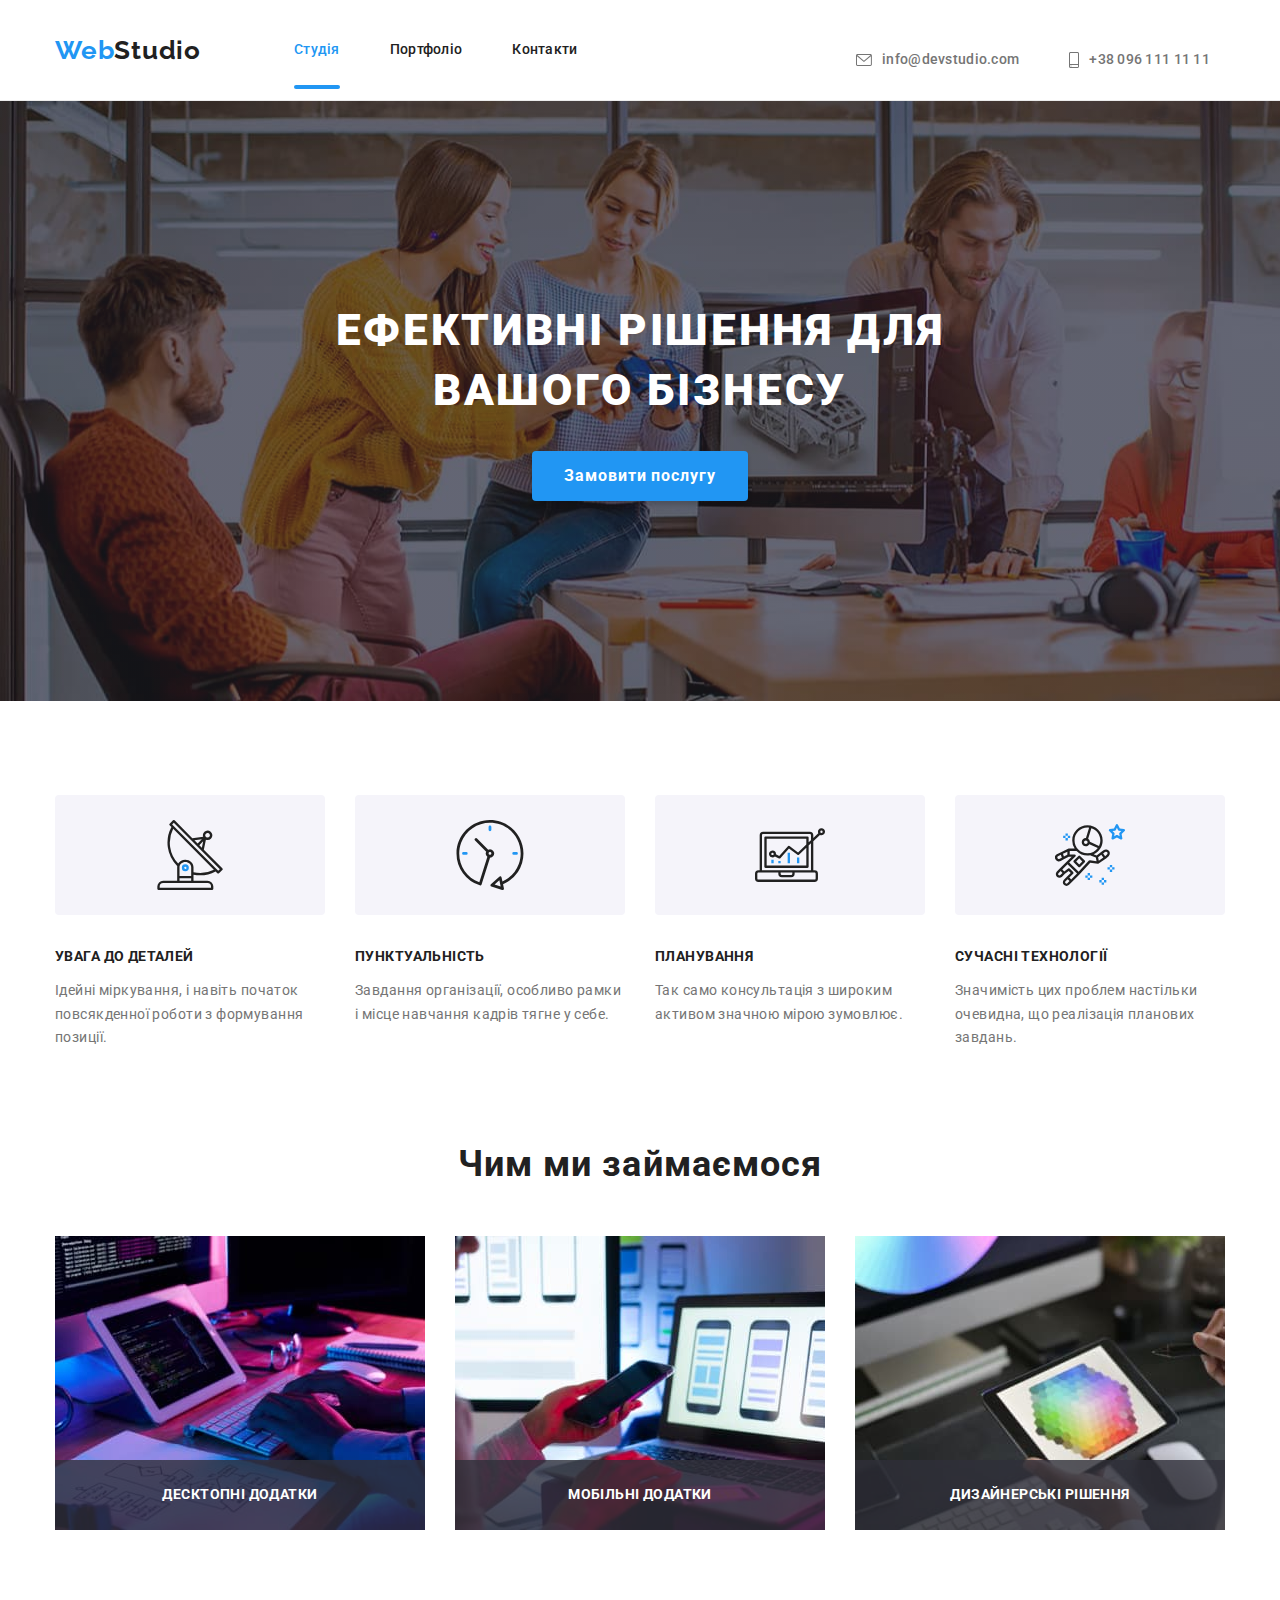
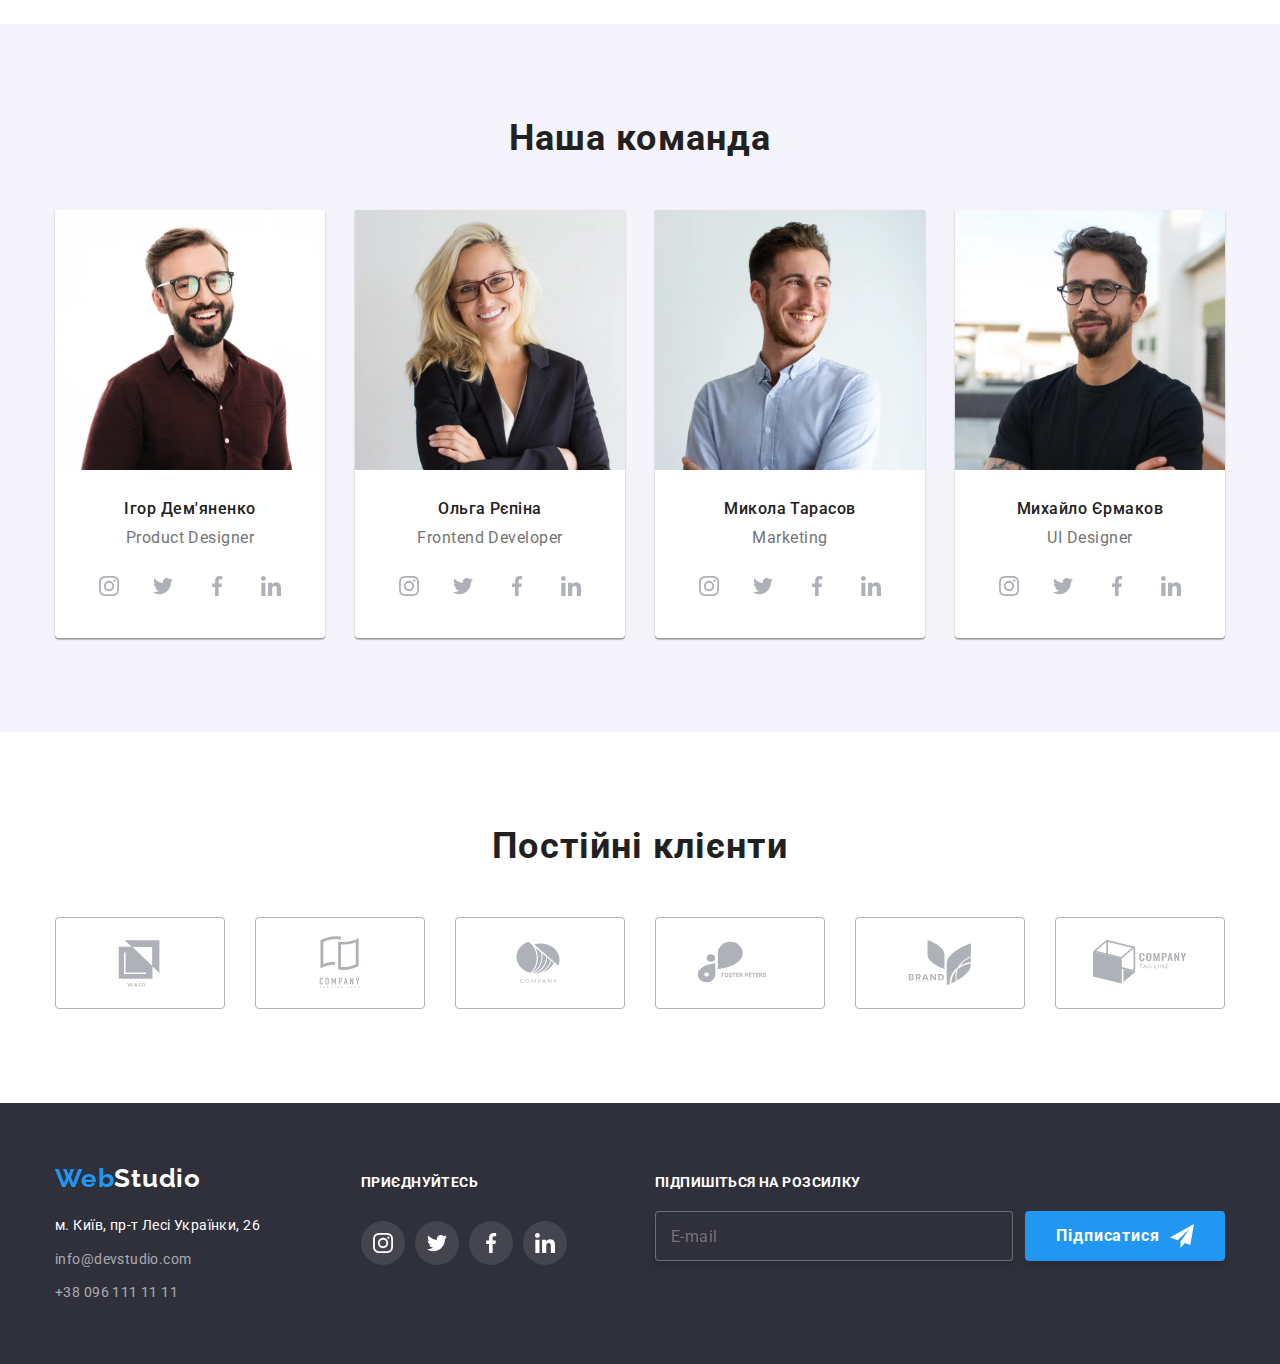
<file: index.html>
<!DOCTYPE html>
<html lang="uk">
  <head>
    <meta charset="UTF-8" />
    <meta http-equiv="X-UA-Compatible" content="IE=edge" />
    <meta name="viewport" content="width=device-width, initial-scale=1.0" />

    <title>Студія</title>

    <link rel="preconnect" href="https://fonts.googleapis.com" />
    <link rel="preconnect" href="https://fonts.gstatic.com" crossorigin />
    <link
      href="https://fonts.googleapis.com/css2?family=Raleway:wght@700&family=Roboto:wght@400;500;700;900&display=swap"
      rel="stylesheet"
    />

    <link
      rel="stylesheet"
      href="https://cdnjs.cloudflare.com/ajax/libs/modern-normalize/1.1.0/modern-normalize.min.css"
    />

    <link rel="stylesheet" href="./css/main.css" />
  </head>
  <body>
    <header class="header">
      <div class="header__flex container">
        <a class="logo link" href="./index.html">
          <span>Web</span><span class="logo__studio--header">Studio</span>
        </a>

        <nav class="nav">
          <ul class="nav__list list">
            <li class="nav__item">
              <a class="nav__link link current" href="./index.html"> Студія </a>
            </li>
            <li class="nav__item">
              <a class="nav__link link" href="./portfolio.html"> Портфоліо </a>
            </li>
            <li class="nav__item">
              <a class="nav__link link" href="/"> Контакти </a>
            </li>
          </ul>
        </nav>

        <div class="contacts container">
          <ul class="contacts__list list">
            <li>
              <a class="contacts__link link" href="mailto:info@devstudio.com">
                <svg class="contacts__icon--envelope" width="16" height="12">
                  <use href="./images/icons.svg#icon-envelope"></use>
                </svg>
                info@devstudio.com
              </a>
            </li>
            <li>
              <a class="contacts__link link" href="tel:+380961111111">
                <svg class="contacts__icon--phone" width="10" height="16">
                  <use href="./images/icons.svg#icon-smartphone"></use>
                </svg>
                +38 096 111 11 11
              </a>
            </li>
          </ul>
        </div>
      </div>
    </header>

    <main>
      <section class="hero section">
        <div class="container">
          <h1 class="hero__title">ЕФЕКТИВНІ РІШЕННЯ ДЛЯ ВАШОГО БІЗНЕСУ</h1>
          <button class="button button__hero" type="button" data-modal-open>
            Замовити послугу
          </button>
        </div>
      </section>

      <section class="section">
        <div class="features container">
          <ul class="features__list list">
            <li class="features__item">
              <div class="features__wrapper">
                <svg class="features__icon" width="70" height="70">
                  <use href="./images/icons.svg#icon-antenna"></use>
                </svg>
              </div>
              <h2 class="features__title">УВАГА ДО ДЕТАЛЕЙ</h2>
              <p class="features__description">
                Ідейні міркування, і навіть початок повсякденної роботи з формування позиції.
              </p>
            </li>
            <li class="features__item">
              <div class="features__wrapper">
                <svg class="features__icon" width="70" height="70">
                  <use href="./images/icons.svg#icon-clock"></use>
                </svg>
              </div>
              <h2 class="features__title">ПУНКТУАЛЬНІСТЬ</h2>
              <p class="features__description">
                Завдання організації, особливо рамки і місце навчання кадрів тягне у себе.
              </p>
            </li>
            <li class="features__item">
              <div class="features__wrapper">
                <svg class="features__icon" width="70" height="70">
                  <use href="./images/icons.svg#icon-diagram"></use>
                </svg>
              </div>
              <h2 class="features__title">ПЛАНУВАННЯ</h2>
              <p class="features__description">
                Так само консультація з широким активом значною мірою зумовлює.
              </p>
            </li>
            <li class="features__item">
              <div class="features__wrapper">
                <svg class="features__icon" width="70" height="70">
                  <use href="./images/icons.svg#icon-astronaut"></use>
                </svg>
              </div>
              <h2 class="features__title">СУЧАСНІ ТЕХНОЛОГІЇ</h2>
              <p class="features__description">
                Значимість цих проблем настільки очевидна, що реалізація планових завдань.
              </p>
            </li>
          </ul>
        </div>
      </section>

      <section class="services section">
        <div class="container">
          <h2 class="section-title">Чим ми займаємося</h2>

          <ul class="services__list list">
            <li class="services__item">
              <div class="services__wrapper">
                <img
                  src="./images/index-section-what-do-we-do/box1.jpg"
                  alt="Десктопні додатки"
                  width="370"
                  height="294"
                />
                <div class="services__label">
                  <p class="services__description">Десктопні додатки</p>
                </div>
              </div>
            </li>
            <li class="services__item">
              <div class="services__wrapper">
                <img
                  src="./images/index-section-what-do-we-do/box2.jpg"
                  alt="Мобільні додатки"
                  width="370"
                  height="294"
                />
                <div class="services__label">
                  <p class="services__description">Мобільні додатки</p>
                </div>
              </div>
            </li>
            <li class="services__item">
              <div class="services__wrapper">
                <img
                  src="./images/index-section-what-do-we-do/box3.jpg"
                  alt="Дизайнерські рішення"
                  width="370"
                  height="294"
                />
                <div class="services__label">
                  <p class="services__description">Дизайнерські рішення</p>
                </div>
              </div>
            </li>
          </ul>
        </div>
      </section>

      <section class="team section">
        <div class="container">
          <h2 class="section-title">Наша команда</h2>

          <ul class="team__list list">
            <li class="team__item">
              <img
                src="./images/index-section-our-team/img1.webp"
                alt="Ігор Дем'яненко"
                width="270"
                height="260"
              />
              <div class="team__wrapper">
                <h3 class="team__name">Ігор Дем'яненко</h3>
                <p class="team__position">Product Designer</p>
                <ul class="social list">
                  <li class="social__item">
                    <a href="https://www.instagram.com/" class="social__link">
                      <svg class="social__icon" width="20" height="20">
                        <use href="./images/icons.svg#icon-instagram"></use>
                      </svg>
                    </a>
                  </li>
                  <li class="social__item">
                    <a href="https://twitter.com/" class="social__link">
                      <svg class="social__icon" width="20" height="20">
                        <use href="./images/icons.svg#icon-twitter"></use>
                      </svg>
                    </a>
                  </li>
                  <li class="social__item">
                    <a href="https://www.facebook.com/" class="social__link">
                      <svg class="social__icon" width="20" height="20">
                        <use href="./images/icons.svg#icon-facebook"></use>
                      </svg>
                    </a>
                  </li>
                  <li class="social__item">
                    <a href="https://www.linkedin.com/" class="social__link">
                      <svg class="social__icon" width="20" height="20">
                        <use href="./images/icons.svg#icon-linkedin"></use>
                      </svg>
                    </a>
                  </li>
                </ul>
              </div>
            </li>

            <li class="team__item">
              <img
                src="./images/index-section-our-team/img2.webp"
                alt="Ольга Рєпіна"
                width="270"
                height="260"
              />
              <div class="team__wrapper">
                <h3 class="team__name">Ольга Рєпіна</h3>
                <p class="team__position">Frontend Developer</p>
                <ul class="social list">
                  <li class="social__item">
                    <a href="https://www.instagram.com/" class="social__link">
                      <svg class="social__icon" width="20" height="20">
                        <use href="./images/icons.svg#icon-instagram"></use>
                      </svg>
                    </a>
                  </li>
                  <li class="social__item">
                    <a href="https://twitter.com/" class="social__link">
                      <svg class="social__icon" width="20" height="20">
                        <use href="./images/icons.svg#icon-twitter"></use>
                      </svg>
                    </a>
                  </li>
                  <li class="social__item">
                    <a href="https://www.facebook.com/" class="social__link">
                      <svg class="social__icon" width="20" height="20">
                        <use href="./images/icons.svg#icon-facebook"></use>
                      </svg>
                    </a>
                  </li>
                  <li class="social__item">
                    <a href="https://www.linkedin.com/" class="social__link">
                      <svg class="social__icon" width="20" height="20">
                        <use href="./images/icons.svg#icon-linkedin"></use>
                      </svg>
                    </a>
                  </li>
                </ul>
              </div>
            </li>

            <li class="team__item">
              <img
                src="./images/index-section-our-team/img3.webp"
                alt="Микола Тарасов"
                width="270"
                height="260"
              />
              <div class="team__wrapper">
                <h3 class="team__name">Микола Тарасов</h3>
                <p class="team__position">Marketing</p>
                <ul class="social list">
                  <li class="social__item">
                    <a href="https://www.instagram.com/" class="social__link">
                      <svg class="social__icon" width="20" height="20">
                        <use href="./images/icons.svg#icon-instagram"></use>
                      </svg>
                    </a>
                  </li>
                  <li class="social__item">
                    <a href="https://twitter.com/" class="social__link">
                      <svg class="social__icon" width="20" height="20">
                        <use href="./images/icons.svg#icon-twitter"></use>
                      </svg>
                    </a>
                  </li>
                  <li class="social__item">
                    <a href="https://www.facebook.com/" class="social__link">
                      <svg class="social__icon" width="20" height="20">
                        <use href="./images/icons.svg#icon-facebook"></use>
                      </svg>
                    </a>
                  </li>
                  <li class="social__item">
                    <a href="https://www.linkedin.com/" class="social__link">
                      <svg class="social__icon" width="20" height="20">
                        <use href="./images/icons.svg#icon-linkedin"></use>
                      </svg>
                    </a>
                  </li>
                </ul>
              </div>
            </li>

            <li class="team__item">
              <img
                src="./images/index-section-our-team/img4.webp"
                alt="Михайло Єрмаков"
                width="270"
                height="260"
              />
              <div class="team__wrapper">
                <h3 class="team__name">Михайло Єрмаков</h3>
                <p class="team__position">UI Designer</p>
                <ul class="social list">
                  <li class="social__item">
                    <a href="https://www.instagram.com/" class="social__link">
                      <svg class="social__icon" width="20" height="20">
                        <use href="./images/icons.svg#icon-instagram"></use>
                      </svg>
                    </a>
                  </li>
                  <li class="social__item">
                    <a href="https://twitter.com/" class="social__link">
                      <svg class="social__icon" width="20" height="20">
                        <use href="./images/icons.svg#icon-twitter"></use>
                      </svg>
                    </a>
                  </li>
                  <li class="social__item">
                    <a href="https://www.facebook.com/" class="social__link">
                      <svg class="social__icon" width="20" height="20">
                        <use href="./images/icons.svg#icon-facebook"></use>
                      </svg>
                    </a>
                  </li>
                  <li class="social__item">
                    <a href="https://www.linkedin.com/" class="social__link">
                      <svg class="social__icon" width="20" height="20">
                        <use href="./images/icons.svg#icon-linkedin"></use>
                      </svg>
                    </a>
                  </li>
                </ul>
              </div>
            </li>
          </ul>
        </div>
      </section>

      <section class="section">
        <div class="clients container">
          <h2 class="section-title">Постійні клієнти</h2>
          <ul class="clients__list list">
            <li class="clients__item">
              <a href="" class="clients__link">
                <svg class="clients__icon" width="106" height="60">
                  <use href="./images/icons.svg#icon-client-1"></use>
                </svg>
              </a>
            </li>
            <li class="clients__item">
              <a href="" class="clients__link">
                <svg class="clients__icon" width="106" height="60">
                  <use href="./images/icons.svg#icon-client-2"></use>
                </svg>
              </a>
            </li>
            <li class="clients__item">
              <a href="" class="clients__link">
                <svg class="clients__icon" width="106" height="60">
                  <use href="./images/icons.svg#icon-client-3"></use>
                </svg>
              </a>
            </li>
            <li class="clients__item">
              <a href="" class="clients__link">
                <svg class="clients__icon" width="106" height="60">
                  <use href="./images/icons.svg#icon-client-4"></use>
                </svg>
              </a>
            </li>
            <li class="clients__item">
              <a href="" class="clients__link">
                <svg class="clients__icon" width="106" height="60">
                  <use href="./images/icons.svg#icon-client-5"></use>
                </svg>
              </a>
            </li>
            <li class="clients__item">
              <a href="" class="clients__link">
                <svg class="clients__icon" width="106" height="60">
                  <use href="./images/icons.svg#icon-client-6"></use>
                </svg>
              </a>
            </li>
          </ul>
        </div>
      </section>
      <div class="backdrop is-hidden" data-modal>
        <div class="modal">
          <button class="button button__close" type="button" data-modal-close>
            <svg class="button__close--icon">
              <use href="./images/icons.svg#icon-close"></use>
            </svg>
          </button>

          <h2 class="form__header">Залиште свої дані, ми вам передзвонимо</h2>
          <div class="form">
            <label class="form__label" for="name">Ім'я</label>
            <div class="form__wrapper">
              <input class="form__input" id="name" name="name" type="text" autofocus />
              <svg class="form__icon" width="18" height="18">
                <use href="./images/icons.svg#icon-person-black-18dp-1"></use>
              </svg>
            </div>

            <label class="form__label" for="tel">Телефон</label>
            <div class="form__wrapper">
              <input class="form__input" id="tel" name="tel" type="tel" />
              <svg class="form__icon" width="18" height="18">
                <use href="./images/icons.svg#icon-phone-black-18dp-1"></use>
              </svg>
            </div>

            <label class="form__label" for="email">Пошта</label>
            <div class="form__wrapper">
              <input class="form__input" id="email" name="email" type="email" />
              <svg class="form__icon" width="18" height="18">
                <use href="./images/icons.svg#icon-email-black-18dp-1"></use>
              </svg>
            </div>
            <label class="form__label" for="text">Коментар</label>
            <textarea class="form-text" id="text" name="text" placeholder="Введіть текст">
            </textarea>
            <div class="checkbox">
              <div class="checkbox__wrapper">
                <input class="checkbox__input" id="checkbox" name="checkbox" type="checkbox" />
                <span class="checkbox__custom">
                  <svg width="16" height="15">
                    <use href="./images/icons.svg#icon-checked"></use>
                  </svg>
                </span>
                <label class="checkbox__label" for="checkbox" type="checkbox">
                  Погоджуюся з розсилкою та приймаю
                  <a class="checkbox__link" href="#">Умови договору</a>
                </label>
              </div>
            </div>

            <button class="button button__submit" type="submit">Відправити</button>
          </div>
        </div>
      </div>
    </main>
    <footer class="footer section">
      <div class="footer__flex container">
        <div class="footer__contacts">
          <a class="logo link" href="./index.html">
            <span>Web</span><span class="logo__studio--footer">Studio</span>
          </a>

          <address class="address">
            <p class="address__street">м. Київ, пр-т Лесі Українки, 26</p>
            <ul class="address__list list">
              <li class="address__item">
                <a class="address__link link" href="mailto:info@devstudio.com">
                  info@devstudio.com
                </a>
              </li>
              <li class="address__item">
                <a class="address__link link" href="tel:+380961111111"> +38 096 111 11 11 </a>
              </li>
            </ul>
          </address>
        </div>
        <div class="footer-social">
          <h2 class="footer-social__title">Приєднуйтесь</h2>
          <ul class="footer-social list">
            <li class="footer-social__item">
              <a href="https://www.instagram.com/" class="footer-social__link">
                <svg class="footer-social__icon" width="20" height="20">
                  <use href="./images/icons.svg#icon-instagram"></use>
                </svg>
              </a>
            </li>
            <li class="footer-social__item">
              <a href="https://twitter.com/" class="footer-social__link">
                <svg class="footer-social__icon" width="20" height="20">
                  <use href="./images/icons.svg#icon-twitter"></use>
                </svg>
              </a>
            </li>
            <li class="footer-social__item">
              <a href="https://www.facebook.com/" class="footer-social__link">
                <svg class="footer-social__icon" width="20" height="20">
                  <use href="./images/icons.svg#icon-facebook"></use>
                </svg>
              </a>
            </li>
            <li class="footer-social__item">
              <a href="https://www.linkedin.com/" class="footer-social__link">
                <svg class="footer-social__icon" width="20" height="20">
                  <use href="./images/icons.svg#icon-linkedin"></use>
                </svg>
              </a>
            </li>
          </ul>
        </div>
        <div class="subscribe">
          <h2 class="subscribe__label">Підпишіться на розсилку</h2>
          <form
            class="subscribe__form"
            autocomplete="off"
            method="POST"
            action="javascript:void(0);"
          >
            <label class="" for="id-email"></label>
            <input
              class="subscribe__input hiden"
              id="id-email"
              type="email"
              name="email"
              required
              placeholder="E-mail"
            />
            <button class="button button__subscribe" type="submit">
              Підписатися
              <svg class="footer-icon-send" width="24" height="24">
                <use href="./images/icons.svg#icon-send"></use>
              </svg>
            </button>
          </form>
        </div>
      </div>
    </footer>
    <script src="./js/modal.js"></script>
  </body>
</html>
</file>
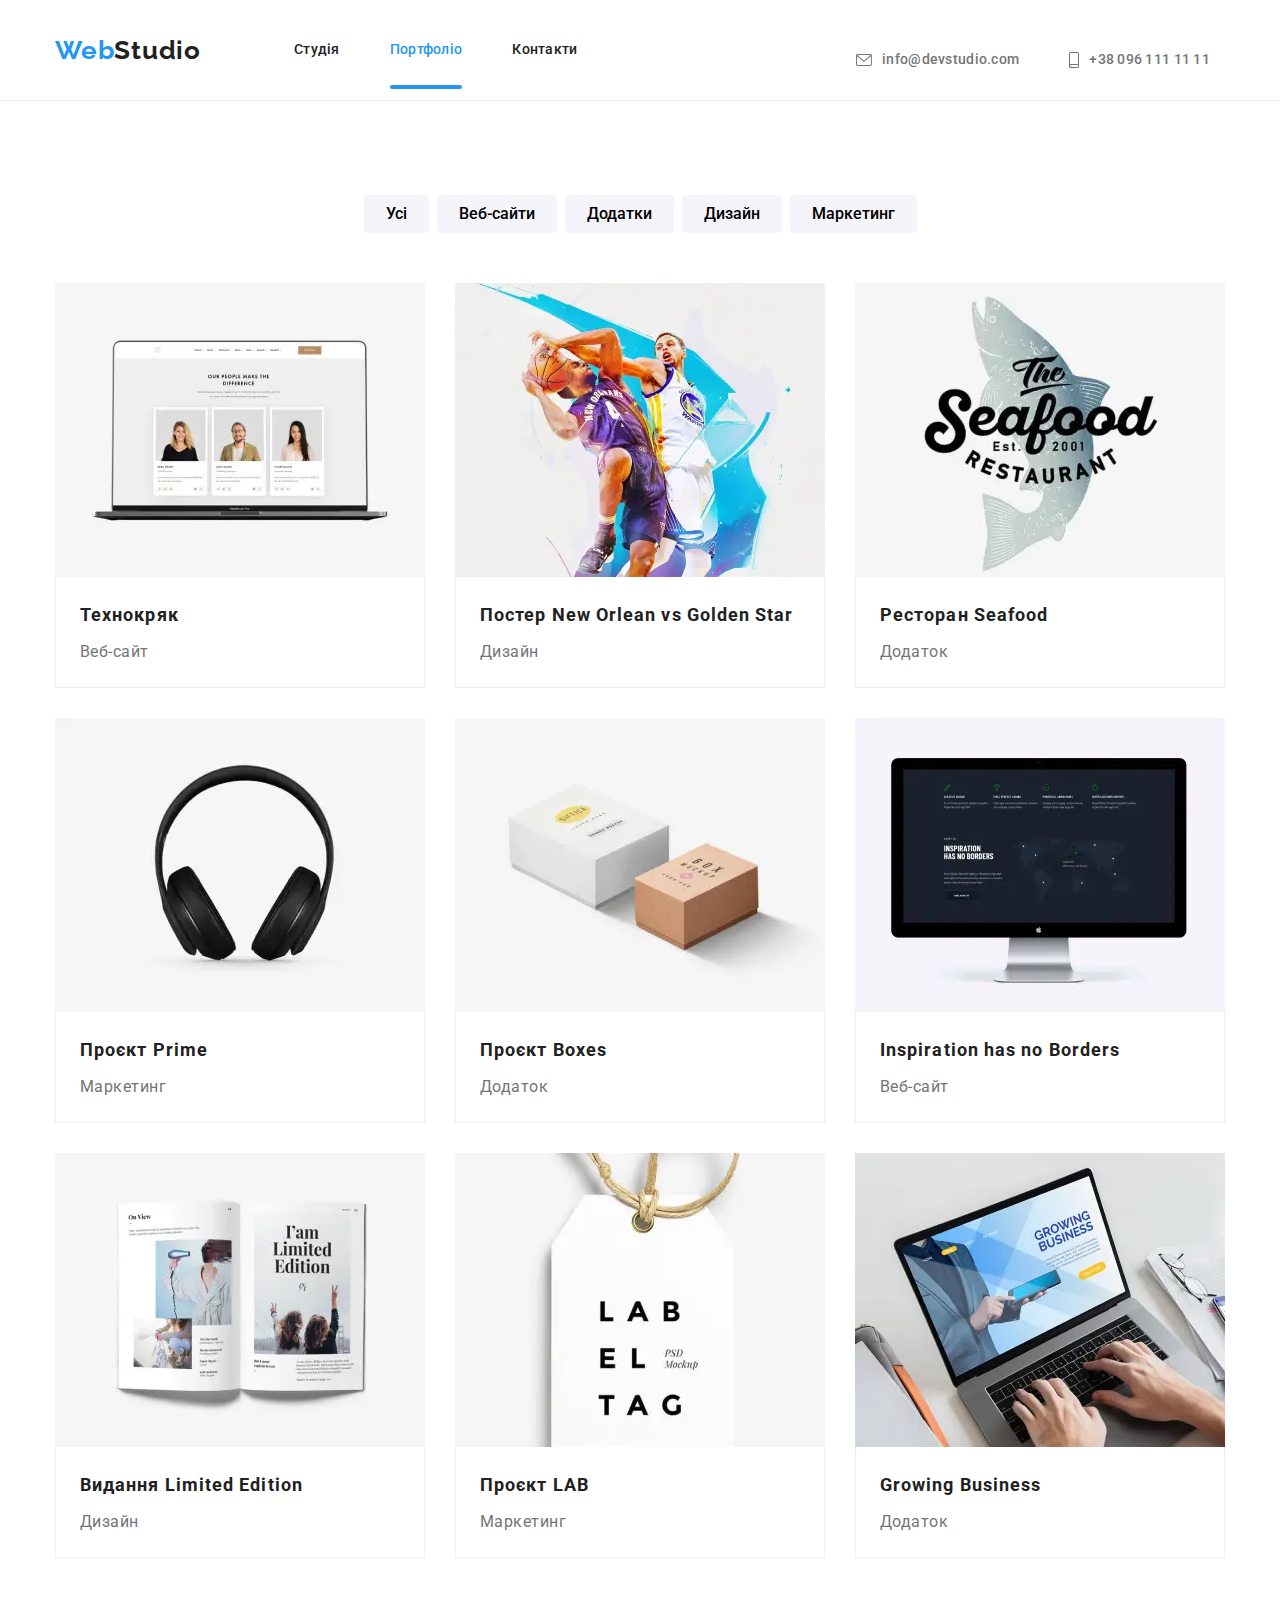
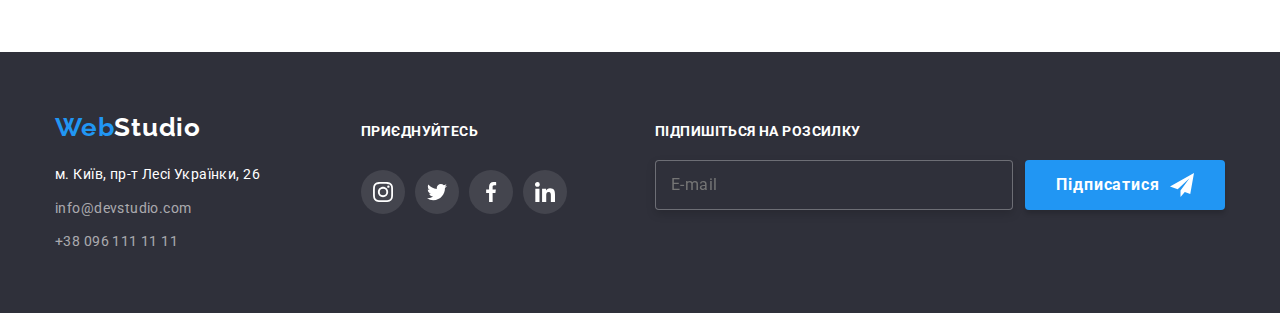
<file: portfolio.html>
<!DOCTYPE html>
<html lang="uk">

<head>

    <meta charset="UTF-8">
    <meta http-equiv="X-UA-Compatible" content="IE=edge">
    <meta name="viewport" content="width=device-width, initial-scale=1.0">

    <title>
        Студія
    </title>

    <link rel="preconnect" href="https://fonts.googleapis.com">
    <link rel="preconnect" href="https://fonts.gstatic.com" crossorigin>
    <link
        href="https://fonts.googleapis.com/css2?family=Raleway:wght@700&family=Roboto:wght@400;500;700;900&display=swap"
        rel="stylesheet">

    <link rel="stylesheet"
        href="https://cdnjs.cloudflare.com/ajax/libs/modern-normalize/1.1.0/modern-normalize.min.css">

    <link rel="stylesheet" href="/css/mainmin.css">

</head>
<body>
    <header class="header">
        <div class="header__flex container">
          <a class="logo link" href="./index.html">
            <span>Web</span><span class="logo__studio--header">Studio</span>
          </a>
  
          <nav class="nav">
            <ul class="nav__list list">
              <li class="nav__item">
                <a class="nav__link link" href="./index.html"> Студія </a>
              </li>
              <li class="nav__item">
                <a class="nav__link link current" href="./portfolio.html"> Портфоліо </a>
              </li>
              <li class="nav__item">
                <a class="nav__link link" href="/"> Контакти </a>
              </li>
            </ul>
          </nav>
  
          <div class="contacts container">
            <ul class="contacts__list list">
              <li>
                <a class="contacts__link link" href="mailto:info@devstudio.com">
                  <svg class="contacts__icon--envelope" width="16" height="12">
                    <use href="./images/icons.svg#icon-envelope"></use>
                  </svg>
                  info@devstudio.com
                </a>
              </li>
              <li>
                <a class="contacts__link link" href="tel:+380961111111">
                  <svg class="contacts__icon--phone" width="10" height="16">
                    <use href="./images/icons.svg#icon-smartphone"></use>
                  </svg>
                  +38 096 111 11 11
                </a>
              </li>
            </ul>
          </div>
        </div>
      </header>

    <main>
        <section class="section">
            <div class="portfolio-flex container">

                <ul class="portfolio-nav list">
                    <li class="portfolio-nav__item"><button class="portfolio-nav__button" type="button">Усі</button></li>
                    <li class="portfolio-nav__item"><button class="portfolio-nav__button" type="button">Веб-сайти</button></li>
                    <li class="portfolio-nav__item"><button class="portfolio-nav__button" type="button">Додатки</button></li>
                    <li class="portfolio-nav__item"><button class="portfolio-nav__button" type="button">Дизайн</button></li>
                    <li class="portfolio-nav__item"><button class="portfolio-nav__button" type="button">Маркетинг</button></li>
                </ul>

                <ul class="cards list">
                    <li class="card">

                        <div class="card__thumb">
                            <img src="./images/portfolio-main/3-faces.webp" alt="три-портрети" width="370" height="294">
                        
                            <div class="card__overlay">
                                Ресурс пропонує комплексні пропозиції з різним рівнем функціоналу та сервісів. Все це дозволить відвідувачу отримати вичерпні відомості про компанію чи приватну особу
                            </div>
                        </div>

                        <div class="card__wrapper">
                            <h2 class="card__title">Технокряк</h2>
                            <p class="card__description">Веб-сайт</p>
                        </div>
                    </li>
                  
                    <li class="card">
                        <div class="card__thumb">
                            <img src="./images/portfolio-main/basketball.webp" alt="баскетбол" width="370" height="294">
                            <div class="card__overlay">
                                Ресурс пропонує комплексні пропозиції з різним рівнем функціоналу та сервісів. Все це дозволить відвідувачу
                                отримати вичерпні відомості про компанію чи приватну особу
                            </div>
                        </div>
                        <div class="card__wrapper">
                            <h2 class="card__title">Постер New Orlean vs Golden Star</h2>
                            <p class="card__description"">Дизайн</p>
                        </div>
                    </li>
                    
                    <li class="card">
                        <div class="card__thumb">
                            <img src="./images/portfolio-main/seafood.webp" alt="морська-їжа" width="370" height="294">
                            <div class="card__overlay">
                                Ресурс пропонує комплексні пропозиції з різним рівнем функціоналу та сервісів. Все це дозволить відвідувачу отримати вичерпні відомості про компанію чи приватну особу
                            </div>
                        </div>
                            <div class="card__wrapper">
                        <h2 class="card__title">Ресторан Seafood</h2>
                        <p class="card__description"">Додаток</p>
                        </div>
                    </li>

                    <li class="card">
                        <div class="card__thumb">
                            <img src="./images/portfolio-main/headfones.webp" alt="навушники" width="370" height="294">
                            <div class="card__overlay">
                                Ресурс пропонує комплексні пропозиції з різним рівнем функціоналу та сервісів. Все це дозволить відвідувачу отримати вичерпні відомості про компанію чи приватну особу
                            </div>
                        </div>
                            <div class="card__wrapper">
                        <h2 class="card__title">Проєкт Prime</h2>
                        <p class="card__description"">Маркетинг</p>
                        </div>
                    </li>
                    <li class="card">
                        <div class="card__thumb">
                            <img src="./images/portfolio-main/blocks.webp" alt="коробки" width="370" height="294">
                            <div class="card__overlay">
                                Ресурс пропонує комплексні пропозиції з різним рівнем функціоналу та сервісів. Все це дозволить відвідувачу отримати вичерпні відомості про компанію чи приватну особу
                            </div>
                        </div>
                            <div class="card__wrapper">
                        <h2 class="card__title">Проєкт Boxes</h2>
                        <p class="card__description"">Додаток</p>
                        </div>
                    </li>
                    <li class="card">
                        <div class="card__thumb">
                            <img src="./images/portfolio-main/screen.webp" alt="екран" width="370" height="294">
                            <div class="card__overlay">
                                Ресурс пропонує комплексні пропозиції з різним рівнем функціоналу та сервісів. Все це дозволить відвідувачу отримати вичерпні відомості про компанію чи приватну особу
                            </div>
                        </div>
                            <div class="card__wrapper">
                        <h2 class="card__title">Inspiration has no Borders</h2>
                        <p class="card__description"">Веб-сайт</p>
                        </div>
                    </li>
                    <li class="card">
                        <div class="card__thumb">
                            <img src="./images/portfolio-main/journal.webp" alt="журнал" width="370" height="294">
                            <div class="card__overlay">
                                Ресурс пропонує комплексні пропозиції з різним рівнем функціоналу та сервісів. Все це дозволить відвідувачу отримати вичерпні відомості про компанію чи приватну особу
                            </div>
                        </div>
                            <div class="card__wrapper">
                        <h2 class="card__title">Видання Limited Edition</h2>
                        <p class="card__description"">Дизайн</p>
                        </div>
                    </li>
                    <li class="card">
                        <div class="card__thumb">
                            <img src="./images/portfolio-main/etiquette.webp" alt="етикетка" width="370" height="294">
                            <div class="card__overlay">
                                Ресурс пропонує комплексні пропозиції з різним рівнем функціоналу та сервісів. Все це дозволить відвідувачу отримати вичерпні відомості про компанію чи приватну особу
                            </div>
                        </div>
                            <div class="card__wrapper">
                        <h2 class="card__title">Проєкт LAB</h2>
                        <p class="card__description"">Маркетинг</p>
                        </div>
                    </li>
                    <li class="card">
                        <div class="card__thumb">
                            <img src="./images/portfolio-main/notebook.webp" alt="ноутбук" width="370" height="294">
                            <div class="card__overlay">
                                Ресурс пропонує комплексні пропозиції з різним рівнем функціоналу та сервісів. Все це дозволить відвідувачу отримати вичерпні відомості про компанію чи приватну особу
                            </div>
                        </div>
                            <div class="card__wrapper">
                        <h2 class="card__title">Growing Business</h2>
                        <p class="card__description"">Додаток</p>
                        </div>
                    </li>
                </ul>
            </div>
        </section>
    </main>
    <footer class="footer section">
        <div class="footer__flex container">
          <div class="footer__contacts">
            <a class="logo link" href="./index.html">
              <span>Web</span><span class="logo__studio--footer">Studio</span>
            </a>
  
            <address class="address">
              <p class="address__street">м. Київ, пр-т Лесі Українки, 26</p>
              <ul class="address__list list">
                <li class="address__item">
                  <a class="address__link link" href="mailto:info@devstudio.com">
                    info@devstudio.com
                  </a>
                </li>
                <li class="address__item">
                  <a class="address__link link" href="tel:+380961111111"> +38 096 111 11 11 </a>
                </li>
              </ul>
            </address>
          </div>
          <div class="footer-social">
            <h2 class="footer-social__title">Приєднуйтесь</h2>
            <ul class="footer-social__list list">
              <li class="footer-social__item">
                <a href="https://www.instagram.com/" class="footer-social__link">
                  <svg class="footer-social__icon" width="20" height="20">
                    <use href="./images/icons.svg#icon-instagram"></use>
                  </svg>
                </a>
              </li>
              <li class="footer-social__item">
                <a href="https://twitter.com/" class="footer-social__link">
                  <svg class="footer-social__icon" width="20" height="20">
                    <use href="./images/icons.svg#icon-twitter"></use>
                  </svg>
                </a>
              </li>
              <li class="footer-social__item">
                <a href="https://www.facebook.com/" class="footer-social__link">
                  <svg class="footer-social__icon" width="20" height="20">
                    <use href="./images/icons.svg#icon-facebook"></use>
                  </svg>
                </a>
              </li>
              <li class="footer-social__item">
                <a href="https://www.linkedin.com/" class="footer-social__link">
                  <svg class="footer-social__icon" width="20" height="20">
                    <use href="./images/icons.svg#icon-linkedin"></use>
                  </svg>
                </a>
              </li>
            </ul>
          </div>
          <div class="subscribe">
            <h2 class="subscribe__label">Підпишіться на розсилку</h2>
            <form
              class="subscribe__form"
              autocomplete="off"
              method="POST"
              action="javascript:void(0);"
            >
              <label class="" for="id-email"></label>
              <input
                class="subscribe__input hiden"
                id="id-email"
                type="email"
                name="email"
                required
                placeholder="E-mail"
              />
              <button class="button button__subscribe" type="submit">
                Підписатися
                <svg class="footer-icon-send" width="24" height="24">
                  <use href="./images/icons.svg#icon-send"></use>
                </svg>
              </button>
            </form>
          </div>
        </div>
      </footer>
</body>
</html>
</file>
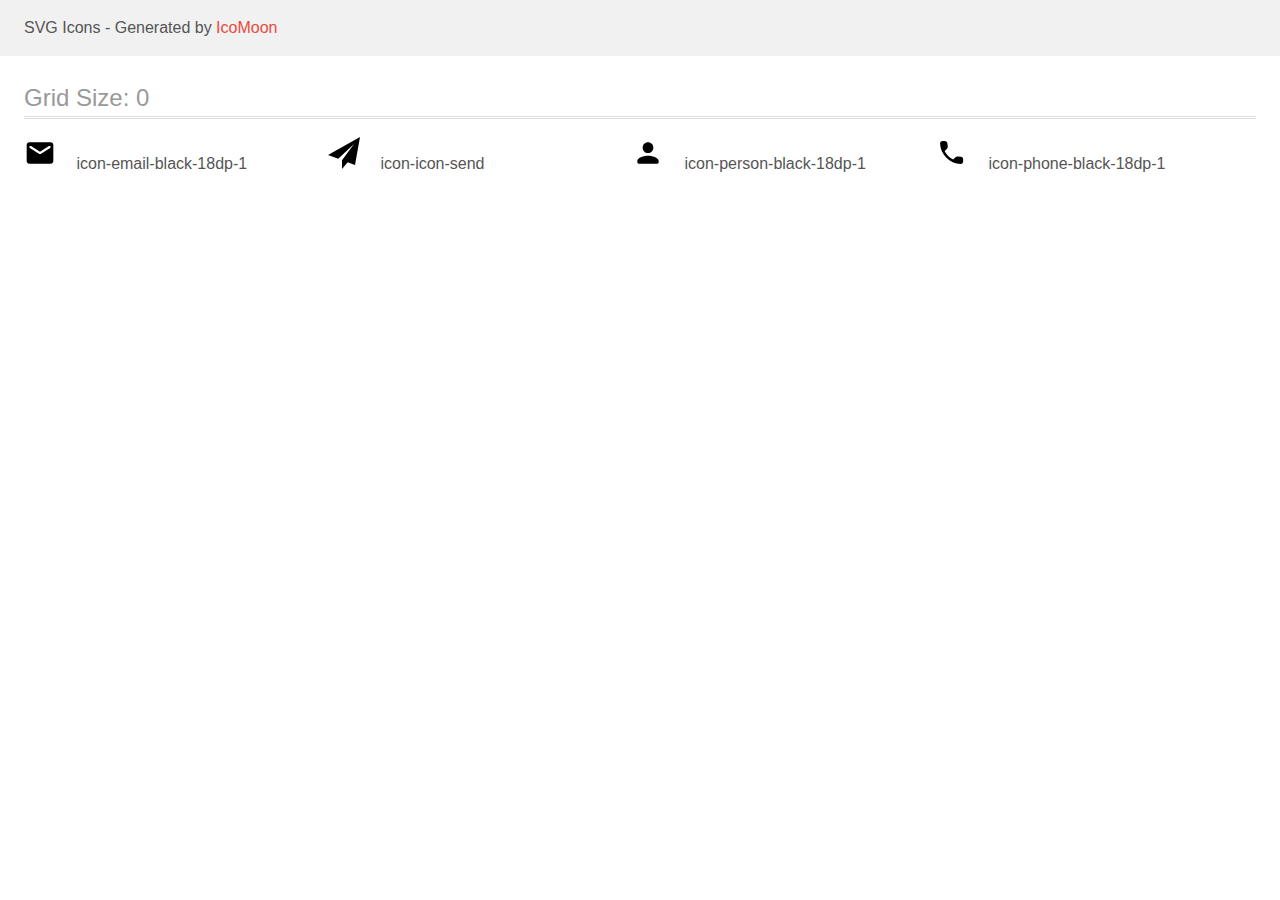
<file: images/index-imported svg/icomoon(2)/demo.html>
<!doctype html>
<html>
<head>
    <title>IcoMoon - SVG Icons</title>
    <meta charset="utf-8">
    <meta name="viewport" content="width=device-width, initial-scale=1">
    <link rel="stylesheet" href="demo-files/demo.css">
    <link rel="stylesheet" href="style.css">
</head>
<body>
<svg aria-hidden="true" style="position: absolute; width: 0; height: 0; overflow: hidden;" version="1.1" xmlns="http://www.w3.org/2000/svg" xmlns:xlink="http://www.w3.org/1999/xlink">
<defs>
<symbol id="icon-email-black-18dp-1" viewBox="0 0 32 32">
<path d="M26.667 5.333h-21.333c-1.467 0-2.652 1.2-2.652 2.667l-0.014 16c0 1.467 1.2 2.667 2.667 2.667h21.333c1.467 0 2.667-1.2 2.667-2.667v-16c0-1.467-1.2-2.667-2.667-2.667zM26.133 11.001l-9.426 5.892c-0.201 0.126-0.446 0.2-0.708 0.2s-0.506-0.075-0.713-0.204l0.006 0.003-9.426-5.892c-0.336-0.201-0.557-0.562-0.557-0.975 0-0.625 0.507-1.132 1.132-1.132 0.233 0 0.449 0.070 0.629 0.19l-0.004-0.003 8.933 5.586 8.933-5.588c0.176-0.118 0.392-0.188 0.624-0.188 0.625 0 1.132 0.507 1.132 1.132 0 0.413-0.221 0.775-0.552 0.972l-0.005 0.003z"></path>
</symbol>
<symbol id="icon-icon-send" viewBox="0 0 32 32">
<path d="M32 0l-32 18 10.227 3.787 15.773-14.787-11.997 16.187 0.009 0.003-0.012-0.003v8.813l5.735-6.691 7.267 2.691 4.999-28z"></path>
</symbol>
<symbol id="icon-person-black-18dp-1" viewBox="0 0 32 32">
<path d="M16 16c2.946 0 5.333-2.388 5.333-5.333s-2.388-5.333-5.333-5.333v0c-2.946 0-5.333 2.388-5.333 5.333s2.388 5.333 5.333 5.333v0zM16 18.667c-3.561 0-10.667 1.787-10.667 5.333v1.333c0 0.732 0.599 1.333 1.333 1.333h18.667c0.732 0 1.333-0.601 1.333-1.333v-1.333c0-3.547-7.108-5.333-10.667-5.333z"></path>
</symbol>
<symbol id="icon-phone-black-18dp-1" viewBox="0 0 32 32">
<path d="M24.882 19.774l-3.268-0.373c-0.090-0.011-0.194-0.018-0.3-0.018-0.707 0-1.347 0.287-1.81 0.75l-2.368 2.368c-3.669-1.894-6.585-4.81-8.427-8.372l-0.051-0.108 2.382-2.377c0.463-0.463 0.75-1.103 0.75-1.81 0-0.106-0.006-0.21-0.019-0.312l0.001 0.012-0.373-3.243c-0.155-1.287-1.24-2.276-2.557-2.276-0.001 0-0.002 0-0.003 0h-2.226c-1.454 0-2.663 1.209-2.574 2.661 0.683 10.987 9.47 19.762 20.444 20.444 1.452 0.089 2.663-1.12 2.663-2.574v-2.226c0-0.004 0-0.008 0-0.012 0-1.308-0.985-2.386-2.253-2.532l-0.012-0.001z"></path>
</symbol>
</defs>
</svg>

<header class="bgc1 clearfix">
<div class="mhl">
    <p>SVG Icons - Generated by <a href="https://icomoon.io/app">IcoMoon</a></p>
</div>
</header>
    <div class="clearfix mhl ptl">
        <h1 class="mvm mtn fgc1">Grid Size: 0</h1>
        <div class="glyph fs1">
            <div class="clearfix pbs">
                <svg class="icon icon-email-black-18dp-1"><use xlink:href="#icon-email-black-18dp-1"></use></svg><span class="name"> icon-email-black-18dp-1</span>
            </div>
        </div>
        <div class="glyph fs1">
            <div class="clearfix pbs">
                <svg class="icon icon-icon-send"><use xlink:href="#icon-icon-send"></use></svg><span class="name"> icon-icon-send</span>
            </div>
        </div>
        <div class="glyph fs1">
            <div class="clearfix pbs">
                <svg class="icon icon-person-black-18dp-1"><use xlink:href="#icon-person-black-18dp-1"></use></svg><span class="name"> icon-person-black-18dp-1</span>
            </div>
        </div>
        <div class="glyph fs1">
            <div class="clearfix pbs">
                <svg class="icon icon-phone-black-18dp-1"><use xlink:href="#icon-phone-black-18dp-1"></use></svg><span class="name"> icon-phone-black-18dp-1</span>
            </div>
        </div>
  </div>
<script defer src="svgxuse.js"></script>
</body>
</html>
</file>
<file: css/main.css>
:root {
  --c-primary__blue: #2196F3;
  --c-hover__blue: #188CE8;
  --c-overlay__blue: rgba(33, 150, 243, 0.9);
  --c-background__blue: #2F303A;
  --c-text__black: #212121;
  --c-secondary__black: #000000;
  --c-text__grey: #757575;
  --c-portfolio-button-bg__grey: #F5F4FA;
  --c-features-bg__grey: #F5F4FA;
  --c-border__grey: #ECECEC;
  --c-border__grey-clients: #AFB1B8;
  --c-social-bg__grey: #AFB1B8;
  --c-text__white: #FFFFFF;
  --c-background__white: #EEEEEE;
  --c-background__white2: #F5F5F5;
  --c-modal-bg__transparent: rgba(0, 0, 0, 0.2);
  --c-label-bg__transparent: rgba(47, 48, 58, 0.8);
  --transition-cubic-bezier: cubic-bezier(0.4, 0, 0.2, 1);
}

body {
  font-family: "Roboto", sans-serif;
  color: var(--c-text__black);
}

.container {
  width: 1200px;
  margin: 0 auto;
  padding: 0 15px;
}

.section {
  padding: 94px 0px;
}

.section-title {
  margin-bottom: 50px;
  font-weight: 700;
  font-size: 36px;
  line-height: 1.16;
  text-align: center;
  letter-spacing: 0.03em;
  color: var(--c-text__black);
}

h1,
h2,
h3,
h4,
h5,
h6,
p,
ul {
  margin: 0;
  padding: 0;
}

img {
  display: block;
}

.list {
  list-style: none;
  margin: 0;
  padding: 0;
}

.link {
  text-decoration: none;
}

.header {
  border-bottom: 1px solid #ececec;
}
.header__flex {
  display: -webkit-box;
  display: -ms-flexbox;
  display: flex;
  -webkit-box-align: center;
      -ms-flex-align: center;
          align-items: center;
  -webkit-box-pack: center;
      -ms-flex-pack: center;
          justify-content: center;
}

.logo {
  font-family: "Raleway", sans-serif;
  font-weight: 700;
  font-size: 26px;
  line-height: 1.19;
  letter-spacing: 0.03em;
  color: var(--c-primary__blue);
}
.logo__studio--header {
  color: var(--c-text__black);
}
.logo__studio--footer {
  color: var(--c-text__white);
}

.nav {
  margin-left: 93px;
}
.nav__list {
  display: -webkit-box;
  display: -ms-flexbox;
  display: flex;
  gap: 50px;
}
.nav__list .current {
  color: var(--c-primary__blue);
}
.nav__list .nav__item {
  position: relative;
}
.nav__list .current::after {
  content: "";
  position: absolute;
  bottom: 1px;
  background-color: var(--c-primary__blue);
  border-radius: 22px;
  width: 100%;
  height: 4px;
}
.nav__link {
  display: -webkit-box;
  display: -ms-flexbox;
  display: flex;
  padding: 32px 0;
  font-weight: 500;
  font-size: 14px;
  line-height: 1.14;
  letter-spacing: 0.02em;
  color: var(--c-text__black);
}
.nav__link {
  -webkit-transition: color 250ms var(--transition-cubic-bezier), border-color 250ms var(--transition-cubic-bezier);
  transition: color 250ms var(--transition-cubic-bezier), border-color 250ms var(--transition-cubic-bezier);
}
.nav__link:hover, .nav__link:focus {
  color: var(--c-primary__blue);
}

.button {
  cursor: pointer;
  font-family: inherit;
}
.button__hero {
  min-height: 50px;
  /*so a button changes size if we type more text*/
  min-width: 216px;
  border: none;
  border-radius: 4px;
  font-family: inherit;
  font-weight: 700;
  font-size: 16px;
  line-height: 1.88;
  letter-spacing: 0.06em;
  color: var(--c-text__white);
  background-color: var(--c-primary__blue);
  -webkit-box-shadow: 0px 4px 4px rgba(0, 0, 0, 0.15);
          box-shadow: 0px 4px 4px rgba(0, 0, 0, 0.15);
  -webkit-transition: background-color 250ms var(--transition-cubic-bezier), -webkit-box-shadow 250ms var(--transition-cubic-bezier);
  transition: background-color 250ms var(--transition-cubic-bezier), -webkit-box-shadow 250ms var(--transition-cubic-bezier);
  transition: background-color 250ms var(--transition-cubic-bezier), box-shadow 250ms var(--transition-cubic-bezier);
  transition: background-color 250ms var(--transition-cubic-bezier), box-shadow 250ms var(--transition-cubic-bezier), -webkit-box-shadow 250ms var(--transition-cubic-bezier);
}
.button__hero:hover, .button__hero:focus {
  background-color: var(--c-hover__blue);
}
.button__submit {
  display: block;
  margin: 0 auto;
  width: 200px;
  height: 50px;
  background-color: var(--c-primary__blue);
  -webkit-box-shadow: 0px 4px 4px rgba(0, 0, 0, 0.15);
          box-shadow: 0px 4px 4px rgba(0, 0, 0, 0.15);
  border-radius: 4px;
  border: none;
  font-weight: 700;
  font-size: 16px;
  line-height: 1.88;
  letter-spacing: 0.06em;
  color: var(--c-text__white);
  -webkit-transition: background-color 250ms cubic-bezier(0.17, 0.67, 0.83, 0.67);
  transition: background-color 250ms cubic-bezier(0.17, 0.67, 0.83, 0.67);
}
.button__submit:hover, .button__submit:focus {
  background-color: var(--c-hover__blue);
}
.button__close {
  position: absolute;
  top: 8px;
  right: 8px;
  display: -webkit-box;
  display: -ms-flexbox;
  display: flex;
  -webkit-box-align: center;
      -ms-flex-align: center;
          align-items: center;
  -webkit-box-pack: center;
      -ms-flex-pack: center;
          justify-content: center;
  width: 30px;
  height: 30px;
  background-color: var(--c-text__white);
  border: 1px solid rgba(0, 0, 0, 0.1);
  border-radius: 50%;
  color: var(--c-secondary__black);
  -webkit-transition: fill 250ms cubic-bezier(0.17, 0.67, 0.83, 0.67);
  transition: fill 250ms cubic-bezier(0.17, 0.67, 0.83, 0.67);
}
.button__close--icon {
  width: 18px;
  height: 18px;
  fill: currentColor;
  -webkit-transition: fill 250ms cubic-bezier(0.17, 0.67, 0.83, 0.67);
  transition: fill 250ms cubic-bezier(0.17, 0.67, 0.83, 0.67);
}
.button__close--icon:hover, .button__close--icon:focus {
  fill: var(--c-hover__blue);
}
.button__subscribe {
  display: -webkit-box;
  display: -ms-flexbox;
  display: flex;
  -webkit-box-align: center;
      -ms-flex-align: center;
          align-items: center;
  -webkit-box-pack: center;
      -ms-flex-pack: center;
          justify-content: center;
  gap: 10px;
  width: 200px;
  height: 50px;
  margin-left: 12px;
  background-color: var(--c-primary__blue);
  -webkit-box-shadow: 0px 4px 4px rgba(0, 0, 0, 0.15);
          box-shadow: 0px 4px 4px rgba(0, 0, 0, 0.15);
  border-radius: 4px;
  border: none;
  font-weight: 700;
  font-size: 16px;
  line-height: 1.88;
  letter-spacing: 0.06em;
  color: var(--c-text__white);
  -webkit-transition: background-color 250ms var(--transition-cubic-bezier), -webkit-box-shadow 250ms var(--transition-cubic-bezier);
  transition: background-color 250ms var(--transition-cubic-bezier), -webkit-box-shadow 250ms var(--transition-cubic-bezier);
  transition: background-color 250ms var(--transition-cubic-bezier), box-shadow 250ms var(--transition-cubic-bezier);
  transition: background-color 250ms var(--transition-cubic-bezier), box-shadow 250ms var(--transition-cubic-bezier), -webkit-box-shadow 250ms var(--transition-cubic-bezier);
}
.button__subscribe:hover, .button__subscribe:focus {
  background-color: var(--c-hover__blue);
}

.contacts {
  display: -webkit-box;
  display: -ms-flexbox;
  display: flex;
  -webkit-box-pack: center;
      -ms-flex-pack: center;
          justify-content: center;
  margin-top: 20px;
}
.contacts__list {
  display: -webkit-box;
  display: -ms-flexbox;
  display: flex;
  -webkit-box-align: center;
      -ms-flex-align: center;
          align-items: center;
  -webkit-box-pack: center;
      -ms-flex-pack: center;
          justify-content: center;
  margin-left: auto;
  gap: 50px;
}
.contacts__icon--envelope {
  margin-right: 10px;
}
.contacts__icon--phone {
  margin-right: 10px;
}
.contacts__link {
  display: -webkit-box;
  display: -ms-flexbox;
  display: flex;
  -webkit-box-align: center;
      -ms-flex-align: center;
          align-items: center;
  -webkit-box-pack: center;
      -ms-flex-pack: center;
          justify-content: center;
  padding: 32px 0;
  font-weight: 500;
  font-size: 14px;
  line-height: 1.14;
  letter-spacing: 0.02em;
  color: var(--c-text__grey);
  -webkit-transition: color 250ms var(--transition-cubic-bezier), border-color 250ms var(--transition-cubic-bezier);
  transition: color 250ms var(--transition-cubic-bezier), border-color 250ms var(--transition-cubic-bezier);
}
.contacts__link:hover, .contacts__link:focus {
  color: var(--c-primary__blue);
}
.contacts__icon--envelope, .contacts__icon--phone {
  fill: currentColor;
}

.hero {
  background-image: -webkit-gradient(linear, right top, left top, from(rgba(47, 48, 58, 0.4)), to(rgba(47, 48, 58, 0.4))), url(../images/index-hero/hero-bg.jpg);
  background-image: linear-gradient(to left, rgba(47, 48, 58, 0.4), rgba(47, 48, 58, 0.4)), url(../images/index-hero/hero-bg.jpg);
  max-width: 1600px;
  background-color: #c4c4c4;
  background-repeat: no-repeat;
  padding: 200px 0;
  margin-left: auto;
  margin-right: auto;
  text-align: center;
  /*to center a button. Button is inline-block, and can be aligned by  */
}
.hero__title {
  width: 696px;
  /*to transfer correctly text to new line*/
  margin: 0 auto;
  /*to center h1 inside hero block. In block elements text auto-aligned to left side*/
  margin-bottom: 30px;
  font-weight: 900;
  font-size: 44px;
  line-height: 1.36;
  text-align: center;
  letter-spacing: 0.06em;
  text-transform: uppercase;
  color: var(--c-text__white);
}

.features__list {
  display: -webkit-box;
  display: -ms-flexbox;
  display: flex;
  gap: 30px;
}
.features__wrapper {
  display: -webkit-box;
  display: -ms-flexbox;
  display: flex;
  -webkit-box-pack: center;
      -ms-flex-pack: center;
          justify-content: center;
  -webkit-box-align: center;
      -ms-flex-align: center;
          align-items: center;
  width: 270px;
  height: 120px;
  background-color: var(--c-features-bg__grey);
  border-radius: 4px;
  margin-bottom: 30px;
  -webkit-transition: -webkit-box-shadow 250ms var(--transition-cubic-bezier);
  transition: -webkit-box-shadow 250ms var(--transition-cubic-bezier);
  transition: box-shadow 250ms var(--transition-cubic-bezier);
  transition: box-shadow 250ms var(--transition-cubic-bezier), -webkit-box-shadow 250ms var(--transition-cubic-bezier);
}
.features__wrapper:hover, .features__wrapper:focus {
  -webkit-box-shadow: 0px 4px 4px rgba(0, 0, 0, 0.25);
          box-shadow: 0px 4px 4px rgba(0, 0, 0, 0.25);
}
.features__item {
  width: 270px;
}
.features__title {
  margin-bottom: 10px;
  font-weight: 700;
  font-size: 14px;
  line-height: 1.71;
  letter-spacing: 0.03em;
  text-transform: uppercase;
  color: var(--c-text__black);
}
.features__description {
  font-size: 14px;
  line-height: 1.71;
  letter-spacing: 0.03em;
  color: var(--c-text__grey);
}

.services {
  padding-top: 0;
}
.services__list {
  display: -webkit-box;
  display: -ms-flexbox;
  display: flex;
  gap: 30px;
}
.services__wrapper {
  position: relative;
}
.services__label {
  position: absolute;
  left: 0;
  bottom: 0;
  width: 100%;
  height: 70px;
  background-color: var(--c-label-bg__transparent);
  display: -webkit-box;
  display: -ms-flexbox;
  display: flex;
  -webkit-box-align: center;
      -ms-flex-align: center;
          align-items: center;
  -webkit-box-pack: center;
      -ms-flex-pack: center;
          justify-content: center;
}
.services__description {
  font-weight: 700;
  font-size: 14px;
  line-height: 1.14;
  text-align: center;
  letter-spacing: 0.03em;
  text-transform: uppercase;
  color: var(--c-text__white);
}

.clients__list {
  display: -webkit-box;
  display: -ms-flexbox;
  display: flex;
  gap: 30px;
}
.clients__link {
  display: -webkit-box;
  display: -ms-flexbox;
  display: flex;
  -webkit-box-pack: center;
      -ms-flex-pack: center;
          justify-content: center;
  -webkit-box-align: center;
      -ms-flex-align: center;
          align-items: center;
  border: 1px solid var(--c-border__grey-clients);
  border-radius: 4px;
  height: 92px;
  width: 170px;
  color: var(--c-border__grey-clients);
  -webkit-transition: color 250ms var(--transition-cubic-bezier), border-color 250ms var(--transition-cubic-bezier);
  transition: color 250ms var(--transition-cubic-bezier), border-color 250ms var(--transition-cubic-bezier);
}
.clients__link:hover, .clients__link:focus {
  border-color: var(--c-primary__blue);
  color: var(--c-primary__blue);
}
.clients__icon {
  fill: currentColor;
}

.team {
  background-color: #f5f4fa;
}
.team__list {
  display: -webkit-box;
  display: -ms-flexbox;
  display: flex;
  gap: 30px;
}
.team__item {
  text-align: center;
  background-color: #ffffff;
  -webkit-box-shadow: 0px 1px 3px rgba(0, 0, 0, 0.12), 0px 1px 1px rgba(0, 0, 0, 0.14), 0px 2px 1px rgba(0, 0, 0, 0.2);
          box-shadow: 0px 1px 3px rgba(0, 0, 0, 0.12), 0px 1px 1px rgba(0, 0, 0, 0.14), 0px 2px 1px rgba(0, 0, 0, 0.2);
  border-radius: 0px 0px 4px 4px;
}
.team__wrapper {
  padding: 30px 0;
}
.team__name {
  margin-bottom: 10px;
  font-weight: 500;
  font-size: 16px;
  line-height: 1.18;
  letter-spacing: 0.03em;
  color: var(--c-text__black);
}
.team__position {
  font-size: 16px;
  line-height: 1.18;
  letter-spacing: 0.03em;
  color: var(--c-text__grey);
  margin-bottom: 16px;
}

.social {
  display: -webkit-box;
  display: -ms-flexbox;
  display: flex;
  -webkit-box-pack: center;
      -ms-flex-pack: center;
          justify-content: center;
  -webkit-box-align: center;
      -ms-flex-align: center;
          align-items: center;
  gap: 10px;
}
.social__link {
  display: -webkit-box;
  display: -ms-flexbox;
  display: flex;
  -webkit-box-pack: center;
      -ms-flex-pack: center;
          justify-content: center;
  -webkit-box-align: center;
      -ms-flex-align: center;
          align-items: center;
  width: 44px;
  height: 44px;
  border-radius: 50%;
  color: var(--c-social-bg__grey);
  background-color: var(--c-text__white);
  -webkit-transition: color 250ms var(--transition-cubic-bezier), background-color 250ms var(--transition-cubic-bezier);
  transition: color 250ms var(--transition-cubic-bezier), background-color 250ms var(--transition-cubic-bezier);
}
.social__link:hover, .social__link:focus {
  background-color: var(--c-primary__blue);
  color: var(--c-text__white);
}
.social__icon {
  fill: currentColor;
}

.backdrop {
  position: fixed;
  top: 0;
  left: 0;
  width: 100%;
  height: 100%;
  background-color: var(--c-modal-bg__transparent);
  border: 1px solid #000000;
  -webkit-box-shadow: 0px 4px 4px rgba(0, 0, 0, 0.25);
          box-shadow: 0px 4px 4px rgba(0, 0, 0, 0.25);
  opacity: 1;
  z-index: 1;
}

.modal {
  position: absolute;
  padding: 40px;
  top: 50%;
  left: 50%;
  -webkit-transform: translate(-50%, -50%);
          transform: translate(-50%, -50%);
  width: 528px;
  height: 581px;
  background-color: var(--c-text__white);
  -webkit-box-shadow: 0px 1px 3px rgba(0, 0, 0, 0.12), 0px 1px 1px rgba(0, 0, 0, 0.14), 0px 2px 1px rgba(0, 0, 0, 0.2);
          box-shadow: 0px 1px 3px rgba(0, 0, 0, 0.12), 0px 1px 1px rgba(0, 0, 0, 0.14), 0px 2px 1px rgba(0, 0, 0, 0.2);
  border-radius: 4px;
  -webkit-transition: opacity 250ms cubic-bezier(0.17, 0.67, 0.83, 0.67);
  transition: opacity 250ms cubic-bezier(0.17, 0.67, 0.83, 0.67);
}

.is-hidden {
  visibility: hidden;
  pointer-events: none;
}

.is-hidden .modal {
  opacity: 0;
}

.checkbox__wrapper {
  display: -webkit-box;
  display: -ms-flexbox;
  display: flex;
  -webkit-box-align: center;
      -ms-flex-align: center;
          align-items: center;
  -webkit-box-pack: center;
      -ms-flex-pack: center;
          justify-content: center;
  margin-bottom: 30px;
}
.checkbox__input {
  -webkit-appearance: none;
     -moz-appearance: none;
          appearance: none;
}
.checkbox__custom {
  display: -webkit-box;
  display: -ms-flexbox;
  display: flex;
  -webkit-box-align: center;
      -ms-flex-align: center;
          align-items: center;
  -webkit-box-pack: center;
      -ms-flex-pack: center;
          justify-content: center;
  fill: #fff;
  width: 16px;
  height: 15px;
  margin-right: 8px;
  border: 2px solid var(--c-secondary__black);
  border-radius: 2px;
}
.checkbox__input:checked + .checkbox__custom {
  background-color: var(--c-primary__blue);
  border-color: var(--c-primary__blue);
}
.checkbox__label {
  font-weight: 400;
  font-size: 14px;
  line-height: 1.71;
  letter-spacing: 0.03em;
  color: var(--c-text__grey);
}
.checkbox__link {
  margin-left: 4px;
  font-weight: 400;
  font-size: 14px;
  line-height: 1.71;
  letter-spacing: 0.03em;
  color: var(--c-primary__blue);
}

.form__header {
  text-align: center;
  margin-bottom: 12px;
  font-weight: 700;
  font-size: 20px;
  line-height: 1.15;
  letter-spacing: 0.03em;
  color: var(--c-text__black);
}
.form__label {
  display: block;
  margin-bottom: 4px;
  font-weight: 400;
  font-size: 12px;
  line-height: 1.17;
  letter-spacing: 0.01em;
  color: var(--c-text__grey);
}
.form__wrapper {
  position: relative;
  margin-bottom: 10px;
}
.form__input {
  padding-left: 42px;
  width: 100%;
  height: 40px;
  border: 1px solid rgba(33, 33, 33, 0.2);
  border-radius: 4px;
  outline: none;
  -webkit-transition: border-color 250ms cubic-bezier(0.17, 0.67, 0.83, 0.67);
  transition: border-color 250ms cubic-bezier(0.17, 0.67, 0.83, 0.67);
}
.form__icon {
  position: absolute;
  top: 50%;
  -webkit-transform: translateY(-50%);
          transform: translateY(-50%);
  left: 12px;
  fill: currentColor;
  -webkit-transition: fill 250ms cubic-bezier(0.17, 0.67, 0.83, 0.67);
  transition: fill 250ms cubic-bezier(0.17, 0.67, 0.83, 0.67);
}
.form__input:focus {
  border-color: var(--c-primary__blue);
}
.form__input:focus + .form__icon {
  fill: var(--c-primary__blue);
}
.form-text {
  width: 100%;
  height: 120px;
  resize: none;
  padding: 12px 16px;
  margin-bottom: 20px;
  border: 1px solid rgba(33, 33, 33, 0.2);
  border-radius: 4px;
  outline: none;
  font-weight: 400;
  font-size: 12px;
  line-height: 1.16;
  letter-spacing: 0.01em;
  -webkit-transition: border-color 250ms cubic-bezier(0.17, 0.67, 0.83, 0.67);
  transition: border-color 250ms cubic-bezier(0.17, 0.67, 0.83, 0.67);
}
.form-text::-webkit-input-placeholder {
  color: rgba(117, 117, 117, 0.5);
}
.form-text::-moz-placeholder {
  color: rgba(117, 117, 117, 0.5);
}
.form-text:-ms-input-placeholder {
  color: rgba(117, 117, 117, 0.5);
}
.form-text::-ms-input-placeholder {
  color: rgba(117, 117, 117, 0.5);
}
.form-text::placeholder {
  color: rgba(117, 117, 117, 0.5);
}
.form-text:focus {
  border-color: var(--c-primary__blue);
}

.footer {
  background-color: var(--c-background__blue);
  padding: 60px 0;
}
.footer__flex {
  display: -webkit-box;
  display: -ms-flexbox;
  display: flex;
  -webkit-box-align: baseline;
      -ms-flex-align: baseline;
          align-items: baseline;
  gap: 70px;
}
.footer__contacts {
  display: -webkit-box;
  display: -ms-flexbox;
  display: flex;
  -ms-flex-wrap: wrap;
      flex-wrap: wrap;
  width: auto;
}

.footer-social {
  width: auto;
  display: -webkit-box;
  display: -ms-flexbox;
  display: flex;
  -ms-flex-wrap: wrap;
      flex-wrap: wrap;
  gap: 10px;
}
.footer-social__title {
  display: block;
  font-weight: 700;
  font-size: 14px;
  line-height: 1.14;
  letter-spacing: 0.03em;
  text-transform: uppercase;
  color: var(--c-text__white);
  margin-bottom: 20px;
}
.footer-social__list {
  display: -webkit-box;
  display: -ms-flexbox;
  display: flex;
  gap: 10px;
  -webkit-box-pack: left;
      -ms-flex-pack: left;
          justify-content: left;
  -webkit-box-align: left;
      -ms-flex-align: left;
          align-items: left;
}
.footer-social__link {
  display: -webkit-box;
  display: -ms-flexbox;
  display: flex;
  -webkit-box-pack: center;
      -ms-flex-pack: center;
          justify-content: center;
  -webkit-box-align: center;
      -ms-flex-align: center;
          align-items: center;
  width: 44px;
  height: 44px;
  border-radius: 50%;
  color: var(--c-text__white);
  background-color: rgba(255, 255, 255, 0.1);
  -webkit-transition: background-color 250ms var(--transition-cubic-bezier);
  transition: background-color 250ms var(--transition-cubic-bezier);
}
.footer-social__link:hover, .footer-social__link:focus {
  background-color: var(--c-primary__blue);
}
.footer-social__icon {
  fill: currentColor;
}

.address {
  font-style: normal;
  margin-top: 20px;
}
.address__street {
  margin-bottom: 9px;
  font-size: 14px;
  line-height: 1.71;
  letter-spacing: 0.03em;
  color: var(--c-text__white);
}
.address__item:not(:last-child) {
  margin-bottom: 9px;
}
.address__link {
  font-size: 14px;
  line-height: 24px;
  letter-spacing: 0.03em;
  color: rgba(255, 255, 255, 0.6);
}

.subscribe {
  margin-left: auto;
}
.subscribe__form {
  display: -webkit-box;
  display: -ms-flexbox;
  display: flex;
}
.subscribe__label {
  display: inline-block;
  margin-bottom: 20px;
  font-weight: 700;
  font-size: 14px;
  line-height: 1.14;
  letter-spacing: 0.03em;
  text-transform: uppercase;
  color: var(--c-text__white);
}
.subscribe__input {
  width: 358px;
  height: 50px;
  border: 1px solid rgba(255, 255, 255, 0.3);
  -webkit-filter: drop-shadow(0px 4px 4px rgba(0, 0, 0, 0.15));
          filter: drop-shadow(0px 4px 4px rgba(0, 0, 0, 0.15));
  border-radius: 4px;
  background-color: var(--c-background__blue);
  padding-left: 15px;
  font-weight: 400;
  font-size: 16px;
  line-height: 20px;
  letter-spacing: 0.03em;
  color: rgba(255, 255, 255, 0.6);
}
.subscribe .footer-icon-send {
  fill: var(--c-text__white);
}

.portfolio-nav {
  display: -webkit-box;
  display: -ms-flexbox;
  display: flex;
  -webkit-box-pack: center;
      -ms-flex-pack: center;
          justify-content: center;
  gap: 8px;
  margin-bottom: 50px;
}
.portfolio-nav__button {
  padding: 6px 22px;
  font-family: inherit;
  background-color: var(--c-portfolio-button-bg__grey);
  border-radius: 4px;
  font-size: 16px;
  line-height: 1.62;
  font-weight: 500;
  border: none;
  cursor: pointer;
  -webkit-transition: color 250ms var(--transition-cubic-bezier), background-color 250ms var(--transition-cubic-bezier), -webkit-box-shadow 250ms var(--transition-cubic-bezier);
  transition: color 250ms var(--transition-cubic-bezier), background-color 250ms var(--transition-cubic-bezier), -webkit-box-shadow 250ms var(--transition-cubic-bezier);
  transition: color 250ms var(--transition-cubic-bezier), background-color 250ms var(--transition-cubic-bezier), box-shadow 250ms var(--transition-cubic-bezier);
  transition: color 250ms var(--transition-cubic-bezier), background-color 250ms var(--transition-cubic-bezier), box-shadow 250ms var(--transition-cubic-bezier), -webkit-box-shadow 250ms var(--transition-cubic-bezier);
}
.portfolio-nav__button:hover, .portfolio-nav__button:focus {
  background-color: var(--c-primary__blue);
  color: var(--c-text__white);
  -webkit-box-shadow: 0px 3px 1px rgba(0, 0, 0, 0.1), 0px 1px 2px rgba(0, 0, 0, 0.08), 0px 2px 2px rgba(0, 0, 0, 0.12);
          box-shadow: 0px 3px 1px rgba(0, 0, 0, 0.1), 0px 1px 2px rgba(0, 0, 0, 0.08), 0px 2px 2px rgba(0, 0, 0, 0.12);
}

.cards {
  display: -webkit-box;
  display: -ms-flexbox;
  display: flex;
  -ms-flex-wrap: wrap;
      flex-wrap: wrap;
  gap: 30px;
}

.card {
  width: 370px;
  -webkit-transition: -webkit-box-shadow 250ms var(--transition-cubic-bezier);
  transition: -webkit-box-shadow 250ms var(--transition-cubic-bezier);
  transition: box-shadow 250ms var(--transition-cubic-bezier);
  transition: box-shadow 250ms var(--transition-cubic-bezier), -webkit-box-shadow 250ms var(--transition-cubic-bezier);
}
.card:hover, .card:focus {
  -webkit-box-shadow: 0px 1px 1px rgba(0, 0, 0, 0.12), 0px 4px 4px rgba(0, 0, 0, 0.06), 1px 4px 6px rgba(0, 0, 0, 0.16);
          box-shadow: 0px 1px 1px rgba(0, 0, 0, 0.12), 0px 4px 4px rgba(0, 0, 0, 0.06), 1px 4px 6px rgba(0, 0, 0, 0.16);
}
.card__thumb {
  position: relative;
  overflow: hidden;
}
.card__overlay {
  position: absolute;
  top: 0;
  left: 0;
  width: 100%;
  height: 100%;
  padding: 63px 24px;
  font-size: 18px;
  line-height: 1.6;
  letter-spacing: 0.03em;
  color: var(--c-text__white);
  background-color: var(--c-overlay__blue);
  -webkit-transform: translateY(100%);
          transform: translateY(100%);
  -webkit-transition: -webkit-transform 250ms var(--transition-cubic-bezier);
  transition: -webkit-transform 250ms var(--transition-cubic-bezier);
  transition: transform 250ms var(--transition-cubic-bezier);
  transition: transform 250ms var(--transition-cubic-bezier), -webkit-transform 250ms var(--transition-cubic-bezier);
}
.card:hover .card__overlay, .card:focus .card__overlay {
  -webkit-transform: translateY(0%);
          transform: translateY(0%);
}
.card__wrapper {
  padding: 20px 24px;
  border: 1px solid #eeeeee;
  border-top: none;
}
.card__title {
  margin-bottom: 4px;
  font-weight: 700;
  font-size: 18px;
  line-height: 2;
  letter-spacing: 0.06em;
  color: var(--c-text__black);
}
.card__description {
  font-size: 16px;
  line-height: 1.875;
  letter-spacing: 0.03em;
  color: var(--c-text__grey);
}/*# sourceMappingURL=main.css.map */
</file>
<file: css/mainmin.css>
:root{--c-primary__blue: #2196F3;--c-hover__blue: #188CE8;--c-overlay__blue: rgba(33, 150, 243, 0.9);--c-background__blue: #2F303A;--c-text__black: #212121;--c-secondary__black: #000000;--c-text__grey: #757575;--c-portfolio-button-bg__grey: #F5F4FA;--c-features-bg__grey: #F5F4FA;--c-border__grey: #ECECEC;--c-border__grey-clients: #AFB1B8;--c-social-bg__grey: #AFB1B8;--c-text__white: #FFFFFF;--c-background__white: #EEEEEE;--c-background__white2: #F5F5F5;--c-modal-bg__transparent: rgba(0, 0, 0, 0.2);--c-label-bg__transparent: rgba(47, 48, 58, 0.8);--transition-cubic-bezier: cubic-bezier(0.4, 0, 0.2, 1)}body{font-family:"Roboto",sans-serif;color:var(--c-text__black)}.container{width:1200px;margin:0 auto;padding:0 15px}.section{padding:94px 0px}.section-title{margin-bottom:50px;font-weight:700;font-size:36px;line-height:1.16;text-align:center;letter-spacing:.03em;color:var(--c-text__black)}h1,h2,h3,h4,h5,h6,p,ul{margin:0;padding:0}img{display:block}.list{list-style:none;margin:0;padding:0}.link{text-decoration:none}.header{border-bottom:1px solid #ececec}.header__flex{display:-webkit-box;display:-ms-flexbox;display:flex;-webkit-box-align:center;-ms-flex-align:center;align-items:center;-webkit-box-pack:center;-ms-flex-pack:center;justify-content:center}.logo{font-family:"Raleway",sans-serif;font-weight:700;font-size:26px;line-height:1.19;letter-spacing:.03em;color:var(--c-primary__blue)}.logo__studio--header{color:var(--c-text__black)}.logo__studio--footer{color:var(--c-text__white)}.nav{margin-left:93px}.nav__list{display:-webkit-box;display:-ms-flexbox;display:flex;gap:50px}.nav__list .current{color:var(--c-primary__blue)}.nav__list .nav__item{position:relative}.nav__list .current::after{content:"";position:absolute;bottom:1px;background-color:var(--c-primary__blue);border-radius:22px;width:100%;height:4px}.nav__link{display:-webkit-box;display:-ms-flexbox;display:flex;padding:32px 0;font-weight:500;font-size:14px;line-height:1.14;letter-spacing:.02em;color:var(--c-text__black)}.nav__link{-webkit-transition:color 250ms var(--transition-cubic-bezier),border-color 250ms var(--transition-cubic-bezier);transition:color 250ms var(--transition-cubic-bezier),border-color 250ms var(--transition-cubic-bezier)}.nav__link:hover,.nav__link:focus{color:var(--c-primary__blue)}.button{cursor:pointer;font-family:inherit}.button__hero{min-height:50px;min-width:216px;border:none;border-radius:4px;font-family:inherit;font-weight:700;font-size:16px;line-height:1.88;letter-spacing:.06em;color:var(--c-text__white);background-color:var(--c-primary__blue);-webkit-box-shadow:0px 4px 4px rgba(0,0,0,.15);box-shadow:0px 4px 4px rgba(0,0,0,.15);-webkit-transition:background-color 250ms var(--transition-cubic-bezier),-webkit-box-shadow 250ms var(--transition-cubic-bezier);transition:background-color 250ms var(--transition-cubic-bezier),-webkit-box-shadow 250ms var(--transition-cubic-bezier);transition:background-color 250ms var(--transition-cubic-bezier),box-shadow 250ms var(--transition-cubic-bezier);transition:background-color 250ms var(--transition-cubic-bezier),box-shadow 250ms var(--transition-cubic-bezier),-webkit-box-shadow 250ms var(--transition-cubic-bezier)}.button__hero:hover,.button__hero:focus{background-color:var(--c-hover__blue)}.button__submit{display:block;margin:0 auto;width:200px;height:50px;background-color:var(--c-primary__blue);-webkit-box-shadow:0px 4px 4px rgba(0,0,0,.15);box-shadow:0px 4px 4px rgba(0,0,0,.15);border-radius:4px;border:none;font-weight:700;font-size:16px;line-height:1.88;letter-spacing:.06em;color:var(--c-text__white);-webkit-transition:background-color 250ms cubic-bezier(0.17, 0.67, 0.83, 0.67);transition:background-color 250ms cubic-bezier(0.17, 0.67, 0.83, 0.67)}.button__submit:hover,.button__submit:focus{background-color:var(--c-hover__blue)}.button__close{position:absolute;top:8px;right:8px;display:-webkit-box;display:-ms-flexbox;display:flex;-webkit-box-align:center;-ms-flex-align:center;align-items:center;-webkit-box-pack:center;-ms-flex-pack:center;justify-content:center;width:30px;height:30px;background-color:var(--c-text__white);border:1px solid rgba(0,0,0,.1);border-radius:50%;color:var(--c-secondary__black);-webkit-transition:fill 250ms cubic-bezier(0.17, 0.67, 0.83, 0.67);transition:fill 250ms cubic-bezier(0.17, 0.67, 0.83, 0.67)}.button__close--icon{width:18px;height:18px;fill:currentColor;-webkit-transition:fill 250ms cubic-bezier(0.17, 0.67, 0.83, 0.67);transition:fill 250ms cubic-bezier(0.17, 0.67, 0.83, 0.67)}.button__close--icon:hover,.button__close--icon:focus{fill:var(--c-hover__blue)}.button__subscribe{display:-webkit-box;display:-ms-flexbox;display:flex;-webkit-box-align:center;-ms-flex-align:center;align-items:center;-webkit-box-pack:center;-ms-flex-pack:center;justify-content:center;gap:10px;width:200px;height:50px;margin-left:12px;background-color:var(--c-primary__blue);-webkit-box-shadow:0px 4px 4px rgba(0,0,0,.15);box-shadow:0px 4px 4px rgba(0,0,0,.15);border-radius:4px;border:none;font-weight:700;font-size:16px;line-height:1.88;letter-spacing:.06em;color:var(--c-text__white);-webkit-transition:background-color 250ms var(--transition-cubic-bezier),-webkit-box-shadow 250ms var(--transition-cubic-bezier);transition:background-color 250ms var(--transition-cubic-bezier),-webkit-box-shadow 250ms var(--transition-cubic-bezier);transition:background-color 250ms var(--transition-cubic-bezier),box-shadow 250ms var(--transition-cubic-bezier);transition:background-color 250ms var(--transition-cubic-bezier),box-shadow 250ms var(--transition-cubic-bezier),-webkit-box-shadow 250ms var(--transition-cubic-bezier)}.button__subscribe:hover,.button__subscribe:focus{background-color:var(--c-hover__blue)}.contacts{display:-webkit-box;display:-ms-flexbox;display:flex;-webkit-box-pack:center;-ms-flex-pack:center;justify-content:center;margin-top:20px}.contacts__list{display:-webkit-box;display:-ms-flexbox;display:flex;-webkit-box-align:center;-ms-flex-align:center;align-items:center;-webkit-box-pack:center;-ms-flex-pack:center;justify-content:center;margin-left:auto;gap:50px}.contacts__icon--envelope{margin-right:10px}.contacts__icon--phone{margin-right:10px}.contacts__link{display:-webkit-box;display:-ms-flexbox;display:flex;-webkit-box-align:center;-ms-flex-align:center;align-items:center;-webkit-box-pack:center;-ms-flex-pack:center;justify-content:center;padding:32px 0;font-weight:500;font-size:14px;line-height:1.14;letter-spacing:.02em;color:var(--c-text__grey);-webkit-transition:color 250ms var(--transition-cubic-bezier),border-color 250ms var(--transition-cubic-bezier);transition:color 250ms var(--transition-cubic-bezier),border-color 250ms var(--transition-cubic-bezier)}.contacts__link:hover,.contacts__link:focus{color:var(--c-primary__blue)}.contacts__icon--envelope,.contacts__icon--phone{fill:currentColor}.hero{background-image:-webkit-gradient(linear, right top, left top, from(rgba(47, 48, 58, 0.4)), to(rgba(47, 48, 58, 0.4))),url(../images/index-hero/hero-bg.jpg);background-image:linear-gradient(to left, rgba(47, 48, 58, 0.4), rgba(47, 48, 58, 0.4)),url(../images/index-hero/hero-bg.jpg);max-width:1600px;background-color:#c4c4c4;background-repeat:no-repeat;padding:200px 0;margin-left:auto;margin-right:auto;text-align:center}.hero__title{width:696px;margin:0 auto;margin-bottom:30px;font-weight:900;font-size:44px;line-height:1.36;text-align:center;letter-spacing:.06em;text-transform:uppercase;color:var(--c-text__white)}.features__list{display:-webkit-box;display:-ms-flexbox;display:flex;gap:30px}.features__wrapper{display:-webkit-box;display:-ms-flexbox;display:flex;-webkit-box-pack:center;-ms-flex-pack:center;justify-content:center;-webkit-box-align:center;-ms-flex-align:center;align-items:center;width:270px;height:120px;background-color:var(--c-features-bg__grey);border-radius:4px;margin-bottom:30px;-webkit-transition:-webkit-box-shadow 250ms var(--transition-cubic-bezier);transition:-webkit-box-shadow 250ms var(--transition-cubic-bezier);transition:box-shadow 250ms var(--transition-cubic-bezier);transition:box-shadow 250ms var(--transition-cubic-bezier), -webkit-box-shadow 250ms var(--transition-cubic-bezier)}.features__wrapper:hover,.features__wrapper:focus{-webkit-box-shadow:0px 4px 4px rgba(0,0,0,.25);box-shadow:0px 4px 4px rgba(0,0,0,.25)}.features__item{width:270px}.features__title{margin-bottom:10px;font-weight:700;font-size:14px;line-height:1.71;letter-spacing:.03em;text-transform:uppercase;color:var(--c-text__black)}.features__description{font-size:14px;line-height:1.71;letter-spacing:.03em;color:var(--c-text__grey)}.services{padding-top:0}.services__list{display:-webkit-box;display:-ms-flexbox;display:flex;gap:30px}.services__wrapper{position:relative}.services__label{position:absolute;left:0;bottom:0;width:100%;height:70px;background-color:var(--c-label-bg__transparent);display:-webkit-box;display:-ms-flexbox;display:flex;-webkit-box-align:center;-ms-flex-align:center;align-items:center;-webkit-box-pack:center;-ms-flex-pack:center;justify-content:center}.services__description{font-weight:700;font-size:14px;line-height:1.14;text-align:center;letter-spacing:.03em;text-transform:uppercase;color:var(--c-text__white)}.clients__list{display:-webkit-box;display:-ms-flexbox;display:flex;gap:30px}.clients__link{display:-webkit-box;display:-ms-flexbox;display:flex;-webkit-box-pack:center;-ms-flex-pack:center;justify-content:center;-webkit-box-align:center;-ms-flex-align:center;align-items:center;border:1px solid var(--c-border__grey-clients);border-radius:4px;height:92px;width:170px;color:var(--c-border__grey-clients);-webkit-transition:color 250ms var(--transition-cubic-bezier),border-color 250ms var(--transition-cubic-bezier);transition:color 250ms var(--transition-cubic-bezier),border-color 250ms var(--transition-cubic-bezier)}.clients__link:hover,.clients__link:focus{border-color:var(--c-primary__blue);color:var(--c-primary__blue)}.clients__icon{fill:currentColor}.team{background-color:#f5f4fa}.team__list{display:-webkit-box;display:-ms-flexbox;display:flex;gap:30px}.team__item{text-align:center;background-color:#fff;-webkit-box-shadow:0px 1px 3px rgba(0,0,0,.12),0px 1px 1px rgba(0,0,0,.14),0px 2px 1px rgba(0,0,0,.2);box-shadow:0px 1px 3px rgba(0,0,0,.12),0px 1px 1px rgba(0,0,0,.14),0px 2px 1px rgba(0,0,0,.2);border-radius:0px 0px 4px 4px}.team__wrapper{padding:30px 0}.team__name{margin-bottom:10px;font-weight:500;font-size:16px;line-height:1.18;letter-spacing:.03em;color:var(--c-text__black)}.team__position{font-size:16px;line-height:1.18;letter-spacing:.03em;color:var(--c-text__grey);margin-bottom:16px}.social{display:-webkit-box;display:-ms-flexbox;display:flex;-webkit-box-pack:center;-ms-flex-pack:center;justify-content:center;-webkit-box-align:center;-ms-flex-align:center;align-items:center;gap:10px}.social__link{display:-webkit-box;display:-ms-flexbox;display:flex;-webkit-box-pack:center;-ms-flex-pack:center;justify-content:center;-webkit-box-align:center;-ms-flex-align:center;align-items:center;width:44px;height:44px;border-radius:50%;color:var(--c-social-bg__grey);background-color:var(--c-text__white);-webkit-transition:color 250ms var(--transition-cubic-bezier),background-color 250ms var(--transition-cubic-bezier);transition:color 250ms var(--transition-cubic-bezier),background-color 250ms var(--transition-cubic-bezier)}.social__link:hover,.social__link:focus{background-color:var(--c-primary__blue);color:var(--c-text__white)}.social__icon{fill:currentColor}.backdrop{position:fixed;top:0;left:0;width:100%;height:100%;background-color:var(--c-modal-bg__transparent);border:1px solid #000;-webkit-box-shadow:0px 4px 4px rgba(0,0,0,.25);box-shadow:0px 4px 4px rgba(0,0,0,.25);opacity:1;z-index:1}.modal{position:absolute;padding:40px;top:50%;left:50%;-webkit-transform:translate(-50%, -50%);transform:translate(-50%, -50%);width:528px;height:581px;background-color:var(--c-text__white);-webkit-box-shadow:0px 1px 3px rgba(0,0,0,.12),0px 1px 1px rgba(0,0,0,.14),0px 2px 1px rgba(0,0,0,.2);box-shadow:0px 1px 3px rgba(0,0,0,.12),0px 1px 1px rgba(0,0,0,.14),0px 2px 1px rgba(0,0,0,.2);border-radius:4px;-webkit-transition:opacity 250ms cubic-bezier(0.17, 0.67, 0.83, 0.67);transition:opacity 250ms cubic-bezier(0.17, 0.67, 0.83, 0.67)}.is-hidden{visibility:hidden;pointer-events:none}.is-hidden .modal{opacity:0}.checkbox__wrapper{display:-webkit-box;display:-ms-flexbox;display:flex;-webkit-box-align:center;-ms-flex-align:center;align-items:center;-webkit-box-pack:center;-ms-flex-pack:center;justify-content:center;margin-bottom:30px}.checkbox__input{-webkit-appearance:none;-moz-appearance:none;appearance:none}.checkbox__custom{display:-webkit-box;display:-ms-flexbox;display:flex;-webkit-box-align:center;-ms-flex-align:center;align-items:center;-webkit-box-pack:center;-ms-flex-pack:center;justify-content:center;fill:#fff;width:16px;height:15px;margin-right:8px;border:2px solid var(--c-secondary__black);border-radius:2px}.checkbox__input:checked+.checkbox__custom{background-color:var(--c-primary__blue);border-color:var(--c-primary__blue)}.checkbox__label{font-weight:400;font-size:14px;line-height:1.71;letter-spacing:.03em;color:var(--c-text__grey)}.checkbox__link{margin-left:4px;font-weight:400;font-size:14px;line-height:1.71;letter-spacing:.03em;color:var(--c-primary__blue)}.form__header{text-align:center;margin-bottom:12px;font-weight:700;font-size:20px;line-height:1.15;letter-spacing:.03em;color:var(--c-text__black)}.form__label{display:block;margin-bottom:4px;font-weight:400;font-size:12px;line-height:1.17;letter-spacing:.01em;color:var(--c-text__grey)}.form__wrapper{position:relative;margin-bottom:10px}.form__input{padding-left:42px;width:100%;height:40px;border:1px solid rgba(33,33,33,.2);border-radius:4px;outline:none;-webkit-transition:border-color 250ms cubic-bezier(0.17, 0.67, 0.83, 0.67);transition:border-color 250ms cubic-bezier(0.17, 0.67, 0.83, 0.67)}.form__icon{position:absolute;top:50%;-webkit-transform:translateY(-50%);transform:translateY(-50%);left:12px;fill:currentColor;-webkit-transition:fill 250ms cubic-bezier(0.17, 0.67, 0.83, 0.67);transition:fill 250ms cubic-bezier(0.17, 0.67, 0.83, 0.67)}.form__input:focus{border-color:var(--c-primary__blue)}.form__input:focus+.form__icon{fill:var(--c-primary__blue)}.form-text{width:100%;height:120px;resize:none;padding:12px 16px;margin-bottom:20px;border:1px solid rgba(33,33,33,.2);border-radius:4px;outline:none;font-weight:400;font-size:12px;line-height:1.16;letter-spacing:.01em;-webkit-transition:border-color 250ms cubic-bezier(0.17, 0.67, 0.83, 0.67);transition:border-color 250ms cubic-bezier(0.17, 0.67, 0.83, 0.67)}.form-text::-webkit-input-placeholder{color:rgba(117,117,117,.5)}.form-text::-moz-placeholder{color:rgba(117,117,117,.5)}.form-text:-ms-input-placeholder{color:rgba(117,117,117,.5)}.form-text::-ms-input-placeholder{color:rgba(117,117,117,.5)}.form-text::placeholder{color:rgba(117,117,117,.5)}.form-text:focus{border-color:var(--c-primary__blue)}.footer{background-color:var(--c-background__blue);padding:60px 0}.footer__flex{display:-webkit-box;display:-ms-flexbox;display:flex;-webkit-box-align:baseline;-ms-flex-align:baseline;align-items:baseline;gap:70px}.footer__contacts{display:-webkit-box;display:-ms-flexbox;display:flex;-ms-flex-wrap:wrap;flex-wrap:wrap;width:auto}.footer-social{width:auto;display:-webkit-box;display:-ms-flexbox;display:flex;-ms-flex-wrap:wrap;flex-wrap:wrap;gap:10px}.footer-social__title{display:block;font-weight:700;font-size:14px;line-height:1.14;letter-spacing:.03em;text-transform:uppercase;color:var(--c-text__white);margin-bottom:20px}.footer-social__list{display:-webkit-box;display:-ms-flexbox;display:flex;gap:10px;-webkit-box-pack:left;-ms-flex-pack:left;justify-content:left;-webkit-box-align:left;-ms-flex-align:left;align-items:left}.footer-social__link{display:-webkit-box;display:-ms-flexbox;display:flex;-webkit-box-pack:center;-ms-flex-pack:center;justify-content:center;-webkit-box-align:center;-ms-flex-align:center;align-items:center;width:44px;height:44px;border-radius:50%;color:var(--c-text__white);background-color:rgba(255,255,255,.1);-webkit-transition:background-color 250ms var(--transition-cubic-bezier);transition:background-color 250ms var(--transition-cubic-bezier)}.footer-social__link:hover,.footer-social__link:focus{background-color:var(--c-primary__blue)}.footer-social__icon{fill:currentColor}.address{font-style:normal;margin-top:20px}.address__street{margin-bottom:9px;font-size:14px;line-height:1.71;letter-spacing:.03em;color:var(--c-text__white)}.address__item:not(:last-child){margin-bottom:9px}.address__link{font-size:14px;line-height:24px;letter-spacing:.03em;color:rgba(255,255,255,.6)}.subscribe{margin-left:auto}.subscribe__form{display:-webkit-box;display:-ms-flexbox;display:flex}.subscribe__label{display:inline-block;margin-bottom:20px;font-weight:700;font-size:14px;line-height:1.14;letter-spacing:.03em;text-transform:uppercase;color:var(--c-text__white)}.subscribe__input{width:358px;height:50px;border:1px solid rgba(255,255,255,.3);-webkit-filter:drop-shadow(0px 4px 4px rgba(0, 0, 0, 0.15));filter:drop-shadow(0px 4px 4px rgba(0, 0, 0, 0.15));border-radius:4px;background-color:var(--c-background__blue);padding-left:15px;font-weight:400;font-size:16px;line-height:20px;letter-spacing:.03em;color:rgba(255,255,255,.6)}.subscribe .footer-icon-send{fill:var(--c-text__white)}.portfolio-nav{display:-webkit-box;display:-ms-flexbox;display:flex;-webkit-box-pack:center;-ms-flex-pack:center;justify-content:center;gap:8px;margin-bottom:50px}.portfolio-nav__button{padding:6px 22px;font-family:inherit;background-color:var(--c-portfolio-button-bg__grey);border-radius:4px;font-size:16px;line-height:1.62;font-weight:500;border:none;cursor:pointer;-webkit-transition:color 250ms var(--transition-cubic-bezier),background-color 250ms var(--transition-cubic-bezier),-webkit-box-shadow 250ms var(--transition-cubic-bezier);transition:color 250ms var(--transition-cubic-bezier),background-color 250ms var(--transition-cubic-bezier),-webkit-box-shadow 250ms var(--transition-cubic-bezier);transition:color 250ms var(--transition-cubic-bezier),background-color 250ms var(--transition-cubic-bezier),box-shadow 250ms var(--transition-cubic-bezier);transition:color 250ms var(--transition-cubic-bezier),background-color 250ms var(--transition-cubic-bezier),box-shadow 250ms var(--transition-cubic-bezier),-webkit-box-shadow 250ms var(--transition-cubic-bezier)}.portfolio-nav__button:hover,.portfolio-nav__button:focus{background-color:var(--c-primary__blue);color:var(--c-text__white);-webkit-box-shadow:0px 3px 1px rgba(0,0,0,.1),0px 1px 2px rgba(0,0,0,.08),0px 2px 2px rgba(0,0,0,.12);box-shadow:0px 3px 1px rgba(0,0,0,.1),0px 1px 2px rgba(0,0,0,.08),0px 2px 2px rgba(0,0,0,.12)}.cards{display:-webkit-box;display:-ms-flexbox;display:flex;-ms-flex-wrap:wrap;flex-wrap:wrap;gap:30px}.card{width:370px;-webkit-transition:-webkit-box-shadow 250ms var(--transition-cubic-bezier);transition:-webkit-box-shadow 250ms var(--transition-cubic-bezier);transition:box-shadow 250ms var(--transition-cubic-bezier);transition:box-shadow 250ms var(--transition-cubic-bezier), -webkit-box-shadow 250ms var(--transition-cubic-bezier)}.card:hover,.card:focus{-webkit-box-shadow:0px 1px 1px rgba(0,0,0,.12),0px 4px 4px rgba(0,0,0,.06),1px 4px 6px rgba(0,0,0,.16);box-shadow:0px 1px 1px rgba(0,0,0,.12),0px 4px 4px rgba(0,0,0,.06),1px 4px 6px rgba(0,0,0,.16)}.card__thumb{position:relative;overflow:hidden}.card__overlay{position:absolute;top:0;left:0;width:100%;height:100%;padding:63px 24px;font-size:18px;line-height:1.6;letter-spacing:.03em;color:var(--c-text__white);background-color:var(--c-overlay__blue);-webkit-transform:translateY(100%);transform:translateY(100%);-webkit-transition:-webkit-transform 250ms var(--transition-cubic-bezier);transition:-webkit-transform 250ms var(--transition-cubic-bezier);transition:transform 250ms var(--transition-cubic-bezier);transition:transform 250ms var(--transition-cubic-bezier), -webkit-transform 250ms var(--transition-cubic-bezier)}.card:hover .card__overlay,.card:focus .card__overlay{-webkit-transform:translateY(0%);transform:translateY(0%)}.card__wrapper{padding:20px 24px;border:1px solid #eee;border-top:none}.card__title{margin-bottom:4px;font-weight:700;font-size:18px;line-height:2;letter-spacing:.06em;color:var(--c-text__black)}.card__description{font-size:16px;line-height:1.875;letter-spacing:.03em;color:var(--c-text__grey)}/*# sourceMappingURL=mainmin.css.map */
</file>
<file: images/index-imported svg/icomoon(2)/demo-files/demo.css>
body {
  padding: 0;
  margin: 0;
  font-family: sans-serif;
  font-size: 1em;
  line-height: 1.5;
  color: #555;
  background: #fff;
}
h1 {
  font-size: 1.5em;
  font-weight: normal;
  box-shadow: 0 1px #ddd, 0 2px #fff, 0 3px #ddd;
}
small {
  font-size: .66666667em;
}
a {
  color: #e74c3c;
  text-decoration: none;
}
a:hover, a:focus {
  box-shadow: 0 1px #e74c3c;
}
.bshadow0, input {
  box-shadow: inset 0 -2px #e7e7e7;
}
input:hover {
  box-shadow: inset 0 -2px #ccc;
}
input, fieldset {
  font-size: 1em;
  margin: 0;
  padding: 0;
  border: 0;
}
input {
  color: inherit;
  line-height: 1.5;
  height: 1.5em;
  padding: .25em 0;
}
input:focus {
  outline: none;
  box-shadow: inset 0 -2px #449fdb;
}
.glyph {
  font-size: 16px;
  margin-right: 1.5em;
  float: left;
  width: 8em;
}
svg {
  color: #000;
}
.liga {
  width: 80%;
  width: calc(100% - 2.5em);
}
.talign-right {
  text-align: right;
}
.talign-center {
  text-align: center;
}
.bgc1 {
  background: #f1f1f1;
}
.fgc0 {
  color: #000;
}
.fgc1 {
  color: #999;
}
p {
  margin-top: 1em;
  margin-bottom: 1em;
}
.mvm {
  margin-top: .75em;
  margin-bottom: .75em;
}
.mtn {
  margin-top: 0;
}
.mtl, .mal {
  margin-top: 1.5em;
}
.mbl, .mal {
  margin-bottom: 1.5em;
}
.mal, .mhl {
  margin-left: 1.5em;
  margin-right: 1.5em;
}
.mhmm {
  margin-left: 1em;
  margin-right: 1em;
}
.ptl {
  padding-top: 1.5em;
}
.pbs, .pvs {
  padding-bottom: .25em;
}
.pvs, .pts {
  padding-top: .25em;
}
.unit {
  float: left;
}
.unitRight {
  float: right;
}
.size1of2 {
  width: 50%;
}
.size1of1 {
  width: 100%;
}
.clearfix:before, .clearfix:after {
  content: " ";
  display: table;
}
.clearfix:after {
  clear: both;
}
.hidden-true {
  display: none;
}
.textbox0 {
  width: 3em;
  background: #f1f1f1;
  padding: .25em .5em;
  line-height: 1.5;
  height: 1.5em;
}
.fs0 {
  font-size: 16px;
}
.fs1 {
  font-size: 32px;
}
.name {
  font-size: 0.5em;
  margin-left: 1em;
}
</file>
<file: images/index-imported svg/icomoon(2)/style.css>
.icon {
  display: inline-block;
  width: 1em;
  height: 1em;
  stroke-width: 0;
  stroke: currentColor;
  fill: currentColor;
}

/* ==========================================
Single-colored icons can be modified like so:
.icon-name {
  font-size: 32px;
  color: red;
}
========================================== */
</file>
